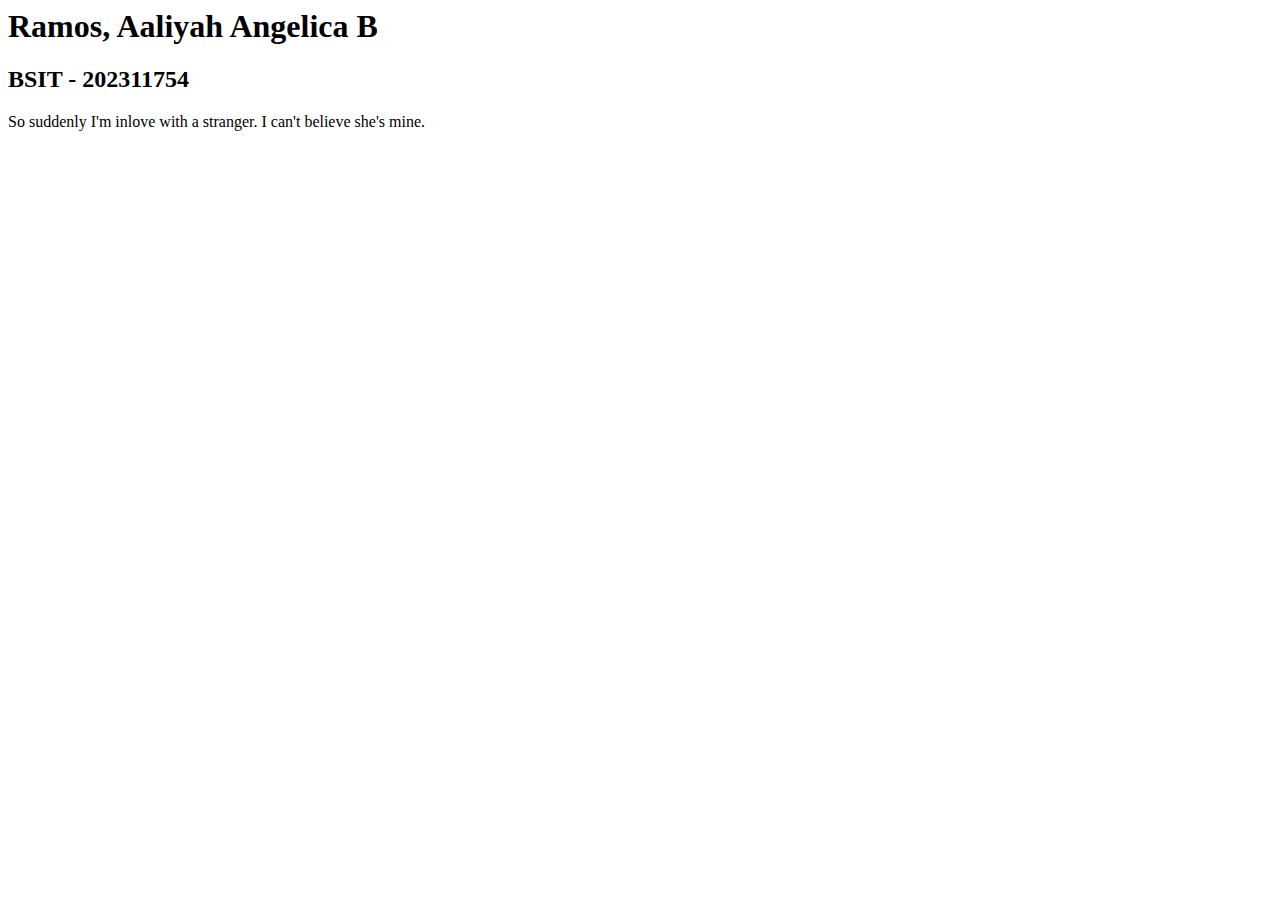
<file: index.html>
<html lang="en">
<head>
  <title>IT0043 - TC01</title>
</head>
<body>
  <h1>Ramos, Aaliyah Angelica B</h1>
  <h2>BSIT - 202311754</h2>
  <p>So suddenly I'm inlove with a stranger. I can't believe she's mine.</p>
  </body>
  </html>
</file>
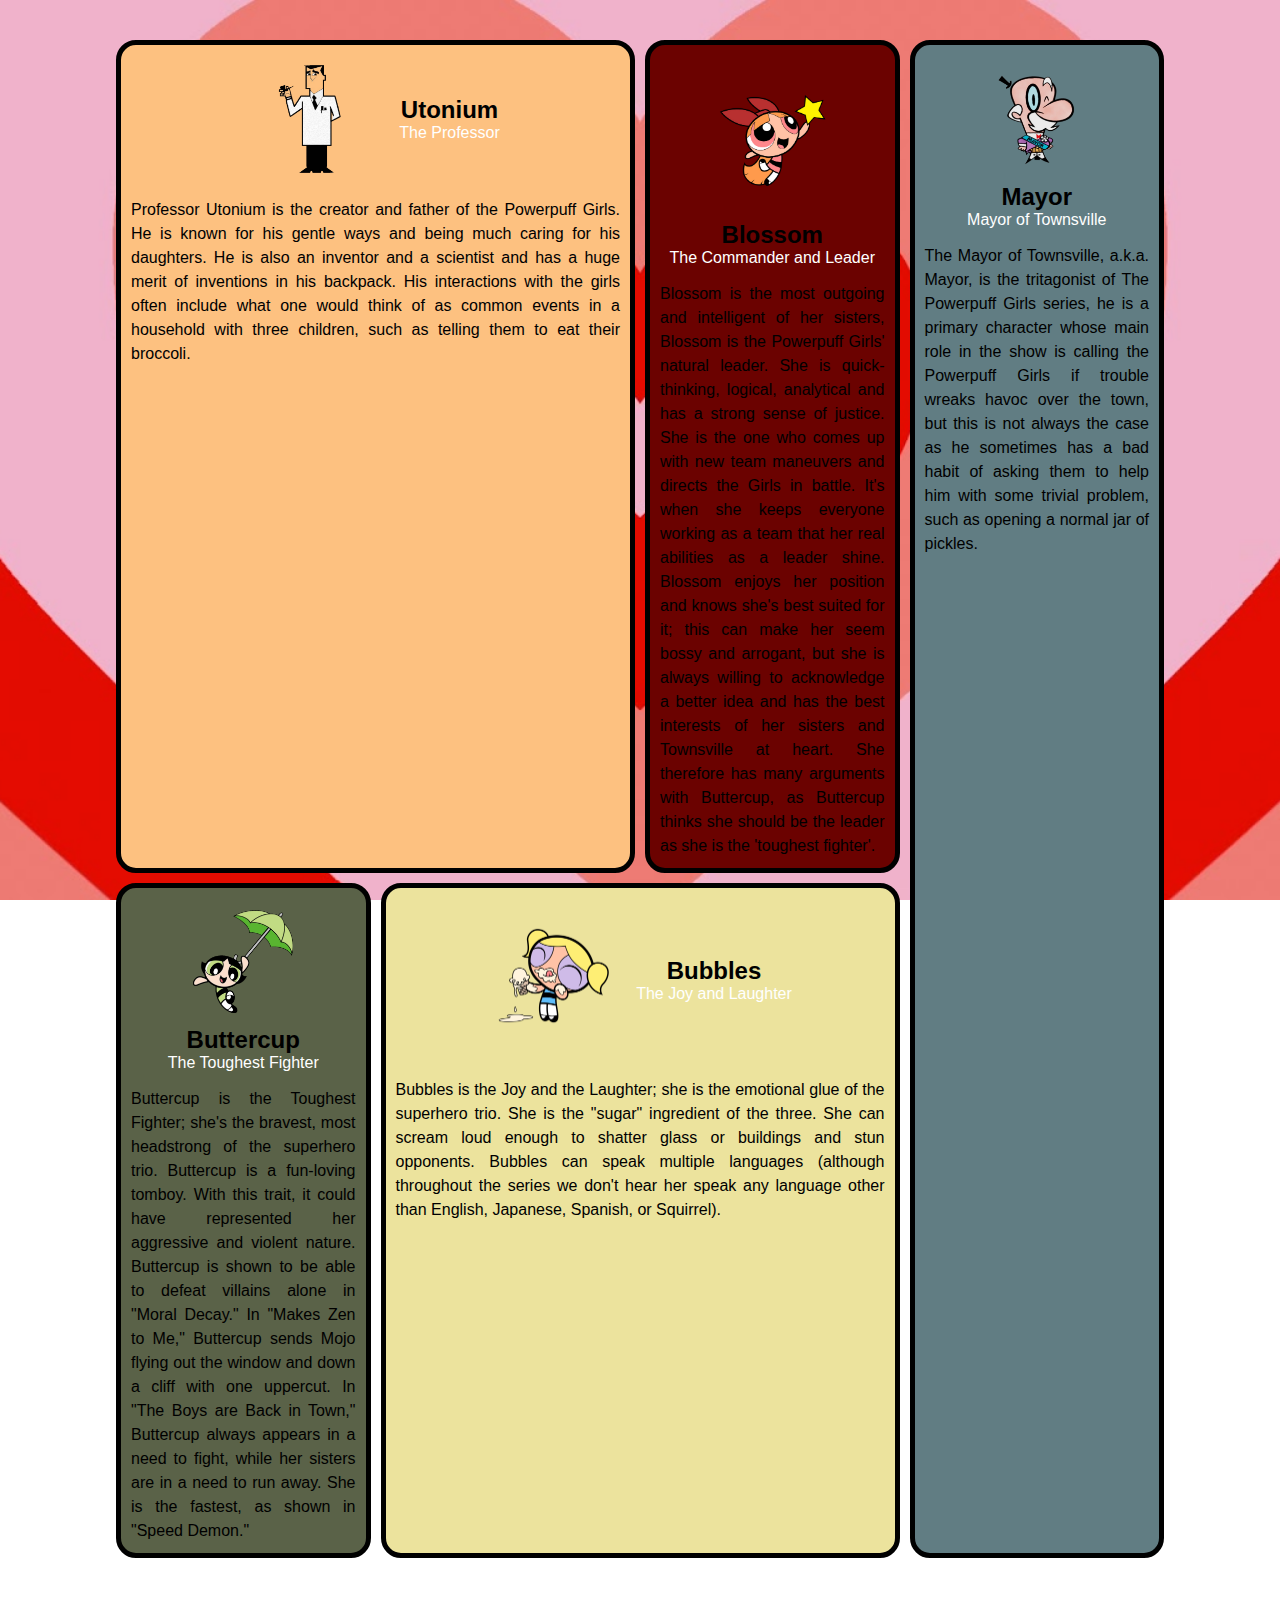
<file: Jose_RamosAA_TSA5.html>
<!DOCTYPE html>
<html lang="en">
<head>
    <meta charset="UTF-8">
    <meta name="viewport" content="width=device-width, initial-scale=1.0">
    <title>Document</title>
    <link rel="stylesheet" href="jose_ramos.css">
</head>
<body>
    <div class="ppg-container">
        <div class="item" id="Utonium">
            <div class="details">
                <img src="professor (1).png" alt="">
                <div class="name-race">
                    <p class="name">Utonium</p>
                    <p class="race">The Professor</p>
                </div>
            </div>
            <p class="desc">Professor Utonium is the creator and father of the Powerpuff Girls. He is known for his gentle ways and being much caring for his daughters. He is also an inventor and a scientist and has a huge merit of inventions in his backpack. His interactions with the girls often include what one would think of as common events in a household with three children, such as telling them to eat their broccoli.</p>
        </div>
        
        <div class="item" id="Blossom">
            <div class="details">
                <img src="blossom.png" alt="">
                <div class="name-race">
                    <p class="name">Blossom</p>
                    <p class="race">The Commander and Leader</p>
                </div>
            </div>
            <p class="desc">Blossom is the most outgoing and intelligent of her sisters, Blossom is the Powerpuff Girls' natural leader. She is quick-thinking, logical, analytical and has a strong sense of justice. She is the one who comes up with new team maneuvers and directs the Girls in battle. It's when she keeps everyone working as a team that her real abilities as a leader shine. Blossom enjoys her position and knows she's best suited for it; this can make her seem bossy and arrogant, but she is always willing to acknowledge a better idea and has the best interests of her sisters and Townsville at heart. She therefore has many arguments with Buttercup, as Buttercup thinks she should be the leader as she is the 'toughest fighter'.
            </p>
        </div>

        <div class="item" id="Buttercup">
            <div class="details">
                <img src="buttercup.png" alt="">
                <div class="name-race">
                    <p class="name">Buttercup</p>
                    <p class="race">The Toughest Fighter</p>
                </div>
            </div>
            <p class="desc">Buttercup is the Toughest Fighter; she's the bravest, most headstrong of the superhero trio.  Buttercup is a fun-loving tomboy. With this trait, it could have represented her aggressive and violent nature. Buttercup is shown to be able to defeat villains alone in "Moral Decay." In "Makes Zen to Me," Buttercup sends Mojo flying out the window and down a cliff with one uppercut. In "The Boys are Back in Town," Buttercup always appears in a need to fight, while her sisters are in a need to run away. She is the fastest, as shown in "Speed Demon."</p>
        </div>

        <div class="item" id="Bubbles">
            <div class="details">
                <img src="bubbles.png" alt="">
                <div class="name-race">
                    <p class="name">Bubbles</p>
                    <p class="race">The Joy and Laughter
                    </p>
                </div>
            </div>
            <p class="desc">Bubbles is the Joy and the Laughter; she is the emotional glue of the superhero trio. She is the "sugar" ingredient of the three.  She can scream loud enough to shatter glass or buildings and stun opponents. Bubbles can speak multiple languages (although throughout the series we don't hear her speak any language other than English, Japanese, Spanish, or Squirrel).</p>
        </div>

        <div class="item" id="Mayor">
            <div class="details">
                <img src="mayor.png" alt="">
                <div class="name-race">
                    <p class="name">Mayor</p>
                    <p class="race">Mayor of Townsville</p>
                </div>
            </div>
            <p class="desc">The Mayor of Townsville, a.k.a. Mayor, is the tritagonist of The Powerpuff Girls series, he is a primary character whose main role in the show is calling the Powerpuff Girls if trouble wreaks havoc over the town, but this is not always the case as he sometimes has a bad habit of asking them to help him with some trivial problem, such as opening a normal jar of pickles.
            </p>
        </div>

    </div>
    
</body>
</html>
</file>
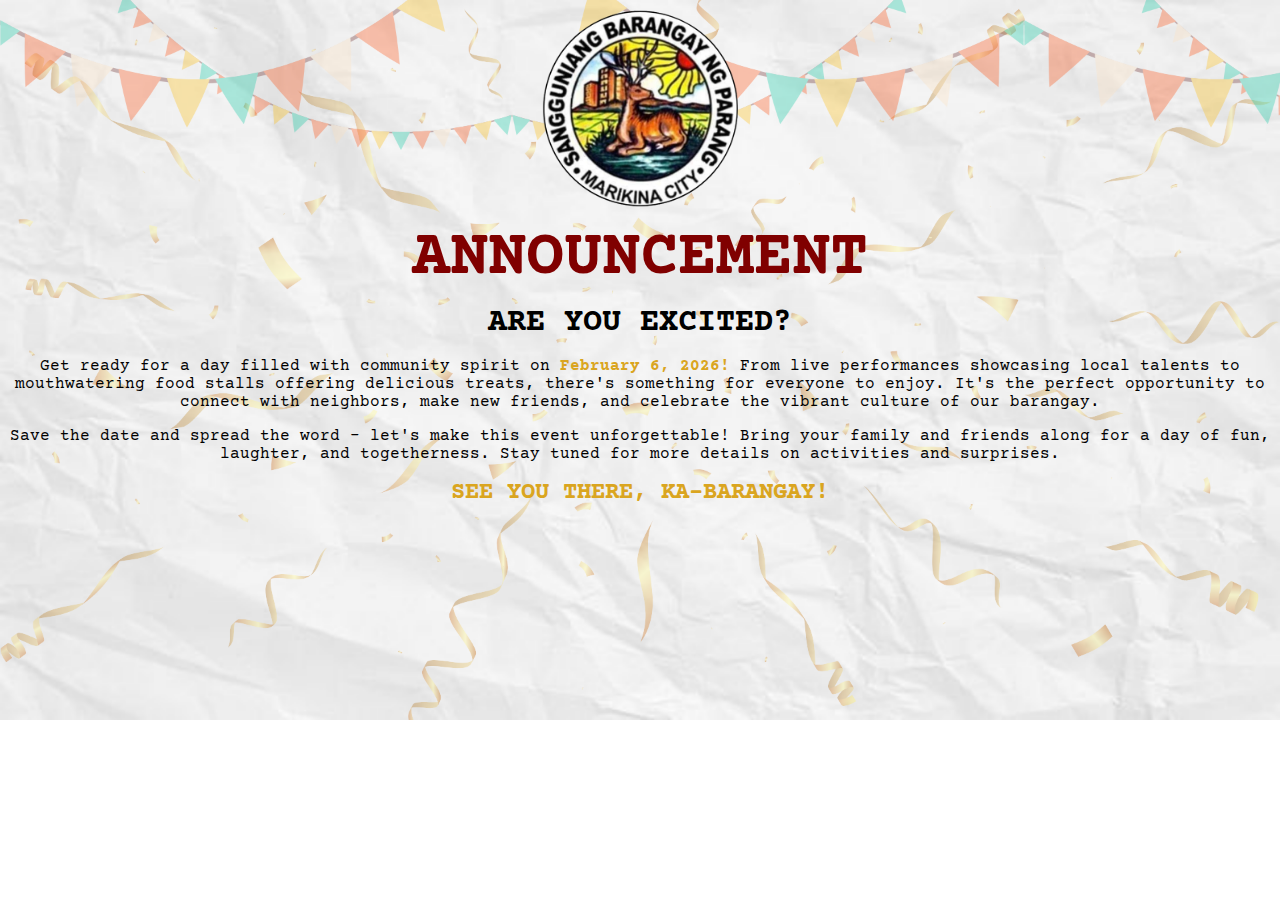
<file: Ramos, AA._TSA3.html>
<!DOCTYPE html>
<html lang="en">
    
<head>
    <meta charset="UTF-8">
    <meta name="viewport" content="width=device-width, initial-scale=1.0">
    <title>ANNOUNCEMENT</title>
    <link rel="stylesheet" href="Ramos, AA._TSA3.css">
</head>
<body>
    <span class = "logo"> <img src="Logo.png" alt="logo" height="200px"></span>
    <h1 class="heading">
        <span class="announce">ANNOUNCEMENT</span>
    </h1>
    <h2 class="subheading">
        ARE YOU EXCITED?
    </h2>
    <p>
        Get ready for a day filled with community spirit on <span class="date"><b>February 6, 2026!</b></span> From live performances showcasing local talents to mouthwatering food stalls offering delicious treats, there's something for everyone to enjoy. It's the perfect opportunity to connect with neighbors, make new friends, and celebrate the vibrant culture of our barangay.
    </p>
    <p>
        Save the date and spread the word - let's make this event unforgettable! Bring your family and friends along for a day of fun, laughter, and togetherness. Stay tuned for more details on activities and surprises.

    </p>
    <p>
        <span class="CU"><b>SEE YOU THERE, KA-BARANGAY!</b></span>
    </p>

    
</body>
</html>
</file>
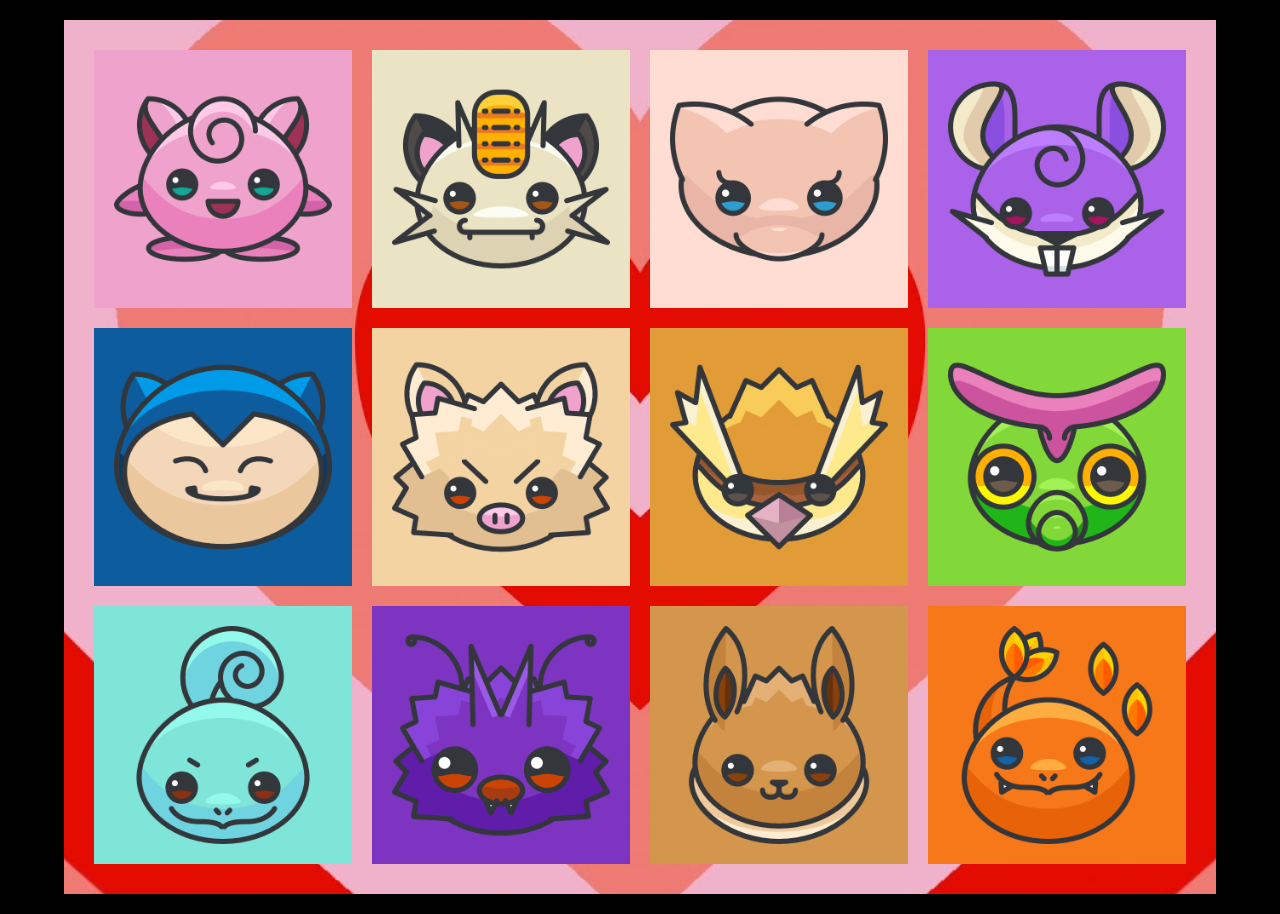
<file: Ramos, Aaliyah Angelica_MPE.html>
<!DOCTYPE html>
<html lang="en">
<head>
    <meta charset="UTF-8">
    <meta name="viewport" content="width=device-width, initial-scale=1.0">
    <title>Document</title>
    <link rel="Stylesheet" href="Ramos, Aaliyah Angelica_MPE.css"> 
</head>
<body>
    <div class="container">

        <div class="icon Jigglypuff">
            <img src="Jigglypuff (1).png" alt="Jigglypuff">
            <p>Jigglypuff</p>
            <img src="PokeBall.png" id="pokeball" alt="pokeball">
            <div class="types">
                <p class="type 1 Normal">Normal</p>
                <p class="type 2 Fairy">Fairy</p>
            </div>
        </div>

        <div class="icon Meowth">
            <img src="Meowth.png" alt="Meowth">
            <p>Meowth</p>
            <img src="PokeBall.png" id="pokeball" alt="pokeball">
            <div class="types">
                <p class="type 1 Normal">Normal</p>
            </div>
        </div>

        <div class="icon Mew">
            <img src="Mew.png" alt="Mew">
            <p>Mew</p>
            <img src="PokeBall.png" id="pokeball" alt="pokeball">
            <div class="types">
                <p class="type 1 Psychic">Psychic</p>
            </div>
        </div>

        <div class="icon Rattata"> 
            <img src="Rattata.png" alt="Rattata">
            <p>Rattata</p>
            <img src="PokeBall.png" id="pokeball" alt="pokeball">
            <div class="types">
                <p class="type 1 Normal">Normal</p>
            </div>
        </div>

        <div class="icon Snorlax">
            <img src="Snorlax.png" alt="Snorlax">
            <p>Snorlax</p>
            <img src="PokeBall.png" id="pokeball" alt="pokeball">
            <div class="types">
                <p class="type 1 Normal">Normal</p>
            </div>
        </div>

        <div class="icon Mankey">
            <img src="Mankey.png" alt="Mankey">
            <p>Mankey</p>
            <img src="PokeBall.png" id="pokeball" alt="pokeball">
            <div class="types">
                <p class="type 1 Fighting">Fighting</p>
            </div>
        </div>

        <div class="icon Pidgey"> 
            <img src="Pidgey.png" alt="Pidgey"> 
            <p>Pidgey</p>
            <img src="PokeBall.png" id="pokeball" alt="pokeball">
            <div class="types">
                <p class="type 1 Normal">Normal</p>
                <p class="type 2 Flying">Flying</p>
            </div>
        </div>

        <div class="icon Caterpie"> 
            <img src="Caterpie.png" alt="Caterpie"> 
            <p>Caterpie</p>
            <img src="PokeBall.png" id="pokeball" alt="pokeball">
            <div class="types">
                <p class="type 1 Bug">Bug</p>
            </div>
        </div>

        <div class="icon Squirtle">
            <img src="Squirtle1.png" alt="Squirtle"> 
            <p>Squirtle</p>
            <img src="PokeBall.png" id="pokeball" alt="pokeball">
            <div class="types">
                <p class="type 1 Water">Water</p>
            </div>
        </div>

        <div class="icon Venonat">
            <img src="Venonat1.png" alt="Venonat"> 
            <p>Venonat</p>
            <img src="PokeBall.png" id="pokeball" alt="pokeball">
            <div class="types">
                <p class="type 1 Bug">Bug</p>
                <p class="type 2 Poison">Poison</p>
            </div>
        </div>

        <div class="icon Eevee">
            <img src="Eevee.png" alt="Eevee"> 
            <p>Eevee</p>
            <img src="PokeBall.png" id="pokeball" alt="pokeball">
            <div class="types">
                <p class="type 1 Normal">Normal</p>
            </div>
        </div>

        <div class="icon Charmander"> 
            <img src="Charmander1.png" alt="Charmander">
            <p>Charmander</p>
            <img src="PokeBall.png" id="pokeball" alt="pokeball">
            <div class="types">
                <p class="type 1 Fire">Fire</p>
            </div>
        </div>

</body>
</html>
</file>
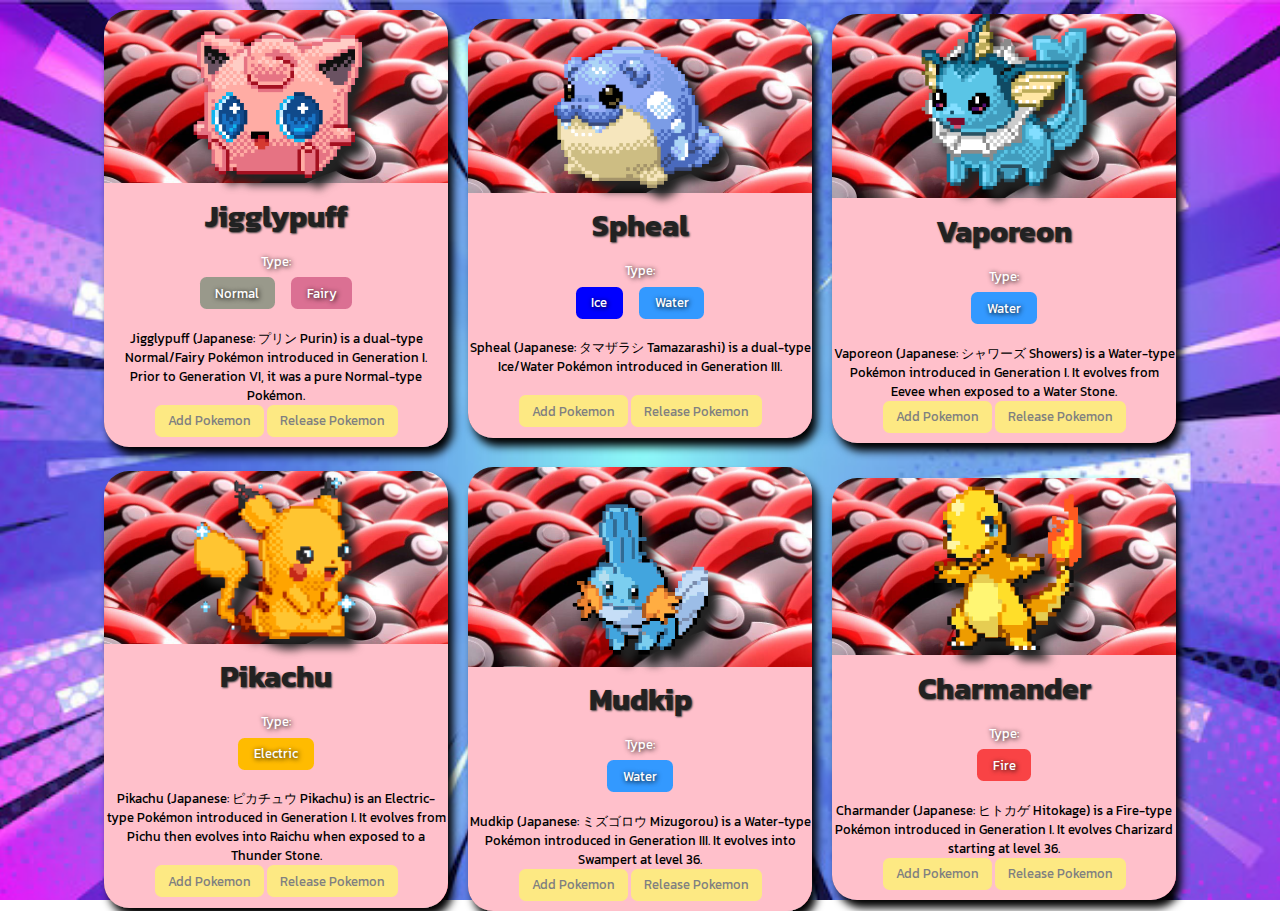
<file: ramos_ramos_TSA4.html>
<!DOCTYPE html>
<html lang="en">
<head>
    <meta charset="UTF-8">
    <meta name="viewport" content="width=device-width, initial-scale=1.0">
    <title>Pokemon ng Ramos</title>
    <link rel="stylesheet" href="ramoz.css">
    
</head>
<body>
    <div class="container">
        <div class="card">
            <div class="image">
                <img src="jiggy.gif" alt="Jigglypuff">
            </div>
            <div class="details">
                <h1 class="name">Jigglypuff</h1>
                <div class="type">Type:</p>
                <p class= "type1 normal">Normal</p>
                <p class="type2 fairy">Fairy</p>
                </div>
                <p class="info">Jigglypuff (Japanese: プリン Purin) is a dual-type Normal/Fairy Pokémon introduced in Generation I. 
                    <br>Prior to Generation VI, it was a pure Normal-type Pokémon.</p>
                    <div class="button:hover">
                <button class="add">Add Pokemon</button>
                <button class="release">Release Pokemon</button>
                <br>
            </div>
        </div>
    </div>

            <div class="card">
                <div class="image">
                    <img src="spheal.gif" alt="spheal">
                </div>
                <div class="details">
                    <h1 class="name">Spheal</h1>
                    <div class="type">Type:</p>
                    <p class= "type1 Ice">Ice</p>
                    <p class="type2 water">Water</p>
                    </div>
                    <p class="info">Spheal (Japanese: タマザラシ Tamazarashi) is a dual-type Ice/Water Pokémon introduced in Generation III.
                    </p>
                    <br>
                <div class="button:hover">
                    <button class="add">Add Pokemon</button>
                    <button class="release">Release Pokemon</button>
                </div>
            </div>
        </div>
        

            <div class="card">
                <div class="image">
                    <img src="tychq.gif" alt="vaporeon">
                </div>
                <div class="details">
                    <h1 class="name">Vaporeon</h1>
                    <div class="type">Type:</p>
                    <p class= "type1 water">Water</p>
                    </div>
                    <p class="info">Vaporeon (Japanese: シャワーズ Showers) is a Water-type Pokémon introduced in Generation I.
                       It evolves from Eevee when exposed to a Water Stone.</p>
                    <div class="button:hover">
                    <button class="add">Add Pokemon</button>
                    <button class="release">Release Pokemon</button>
                    <br>
                </div>
            </div>
        </div>
        
    
            <div class="card">
                <div class="image">
                    <img src="pikachu.gif" alt="pikachu">
                </div>
                <div class="details">
                    <h1 class="name">Pikachu</h1>
                    <div class="type">Type:</p>
                    <p class= "type1 electric">Electric</p>
                    </div>
                    <p class="info">Pikachu (Japanese: ピカチュウ Pikachu) is an Electric-type Pokémon introduced in Generation I.
                        It evolves from Pichu then evolves into Raichu when exposed to a Thunder Stone.</p>
                    <div class="button:hover">
                    <button class="add">Add Pokemon</button>
                    <button class="release">Release Pokemon</button>
                    <br>
                </div>
            </div>
        </div>
        

            <div class="card">
                <div class="image">
                    <img src="pokemon-mudkip.gif" alt="mudkip">
                </div>
                <div class="details">
                    <h1 class="name">Mudkip</h1>
                    <div class="type">Type:</p>
                    <p class= "type1 water">Water</p>
                    </div>
                    <p class="info">Mudkip (Japanese: ミズゴロウ Mizugorou) is a Water-type Pokémon introduced in Generation III.
                        It evolves into Swampert at level 36.
                    </p>
                    <div class="button:hover">
                    <button class="add">Add Pokemon</button>
                    <button class="release">Release Pokemon</button>
                    <br>
                </div>
            </div>
        </div>
        

            <div class="card">
                <div class="image">
                    <img src="shiny-charmander-pokemon.gif" alt="charmander">
                </div>
                <div class="details">
                    <h1 class="name">Charmander</h1>
                    <div class="type">Type:</p>
                    <p class= "type1 fire">Fire</p>
                    </div>
                    <p class="info">Charmander (Japanese: ヒトカゲ Hitokage) is a Fire-type Pokémon introduced in Generation I.
                        It evolves Charizard starting at level 36.</p>
                    <div class="button:hover">
                    <button class="add">Add Pokemon</button>
                    <button class="release">Release Pokemon</button>
                    <br>
                </div>
            </div>
         </div>
        </div>
</body>
</html>
</file>
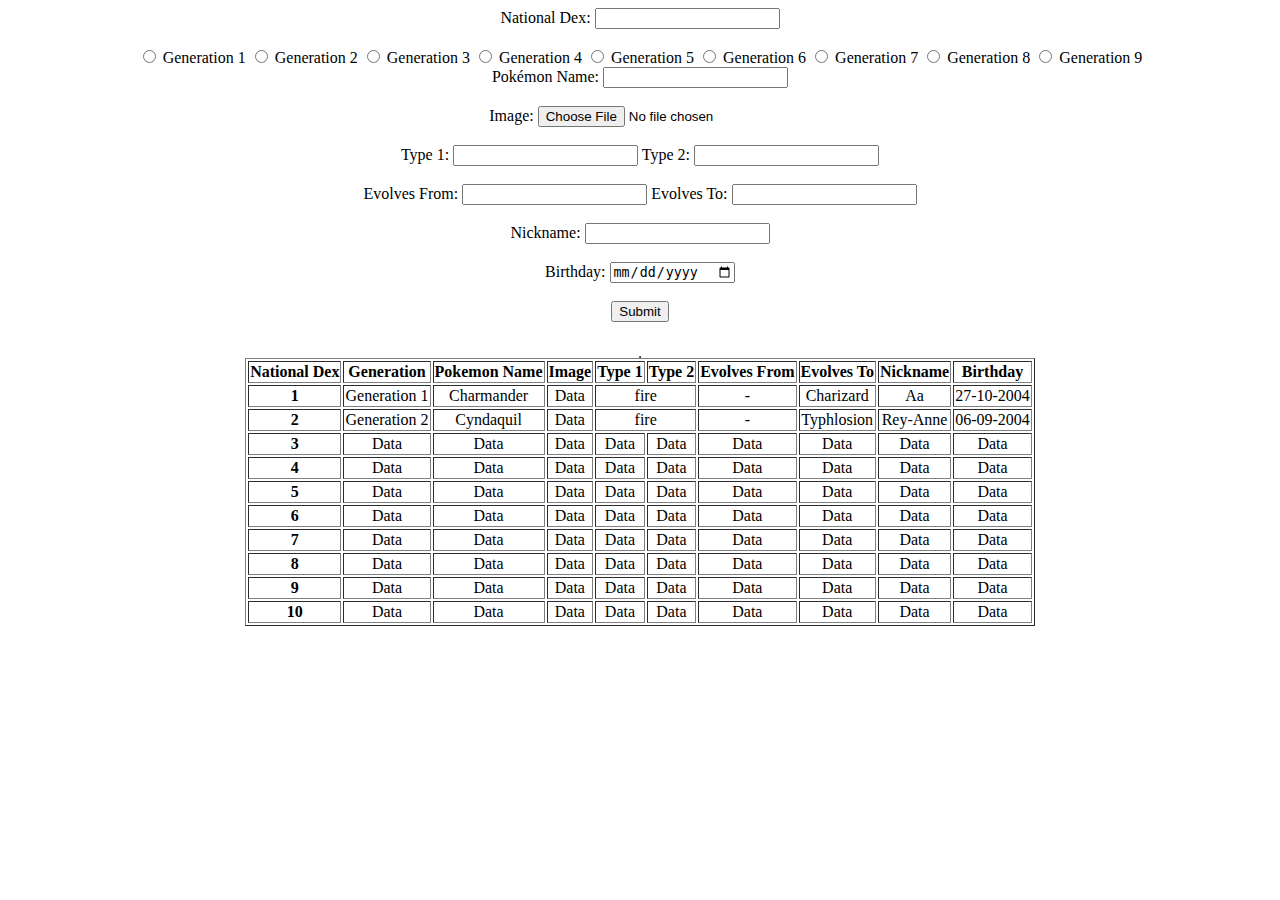
<file: TSA2.html>
<html>
  <head>
  <title>Ramos_tsa2 </title>
  </head>

<body>
<center>
  <form action="#" name="pokemon" method="post" align="center">
	<label for="dex">National Dex:</label>
	
		<input type="number" name="dex" id="dex" min="1"> <br> <br>
	<input type="radio" name="gen" id="gen1" value="gen1">
		<label for="gen1">Generation 1</label>
		
	<input type="radio" name="gen" id="gen2" value="gen2">
		<label for="gen2">Generation 2</label>
		
	<input type="radio" name="gen" id="gen3" value="gen3">
		<label for="gen3">Generation 3</label>
		
	<input type="radio" name="gen" id="gen4" value="gen4">
		<label for="gen4">Generation 4</label> 
		
	<input type="radio" name="gen" id="gen4" value="gen5">
		<label for="gen5">Generation 5</label> 

	<input type="radio" name="gen" id="gen6" value="gen6">
		<label for="gen6">Generation 6</label> 
		
	<input type="radio" name="gen" id="gen7" value="gen7">
		<label for="gen7">Generation 7</label> 
		
	<input type="radio" name="gen" id="gen8" value="gen8">
		<label for="gen8">Generation 8</label> 
		
	<input type="radio" name="gen" id="gen9" value="gen9">
		<label for="gen9">Generation 9</label> <br>

	 <tr> 
            <td>Pokémon Name:</td>
            <td><input type="text" name="pokemonName"></td>
        </tr> <br> <br>
      
            <td>Image:</td>
            <td><input type="file" name="pokemonImage"></td>
        </tr> <br> <br>
		
        <tr>
            <td>Type 1:</td>
            <td><input type="text" name="type1"></td>
        </tr>
		
        <tr>
            <td>Type 2:</td>
            <td><input type="text" name="type2"></td>
        </tr> <br> <br>
		
        <tr>
            <td>Evolves From:</td>
            <td><input type="text" name="evolvesFrom"></td>
        </tr>
		
        <tr>
            <td>Evolves To:</td>
            <td><input type="text" name="evolvesTo"></td>
        </tr> <br> <br>
		
        <tr>
            <td>Nickname:</td>
            <td><input type="text" name="nickname"></td>
        </tr> <br> <br>
		
        <tr>
            <td>Birthday:</td>
            <td><input type="date" name="birthday"></td>  
        </tr> <br> <br>
    <!-- Submit button -->
    <input type="submit" value="Submit"> <br> <br>
</form>
  <table border="1" align="center">
		<tr>

<table border="1" align = "center"> <tr> 
<th>National Dex</th> 
<th>Generation</th>
 <th>Pokemon Name</th>
 <th>Image</th> 
 <th>Type 1</th> 
 <th>Type 2</th>
 <th>Evolves From</th> 
 <th>Evolves To</th> 
 <th>Nickname</th>
 <th>Birthday</th>
 </tr>
 <tr align="center">
 <th>1</th> 
 <td>Generation 1</td> 
 <td>Charmander</td> 
 <td>Data</td> 
 <td = colspan="2">fire</td> 
 <td>-</td> 
 <td>Charizard</td> 
 <td>Aa</td> 
 <td>27-10-2004</td>  
 </tr> 
 <tr align="center">
 <th>2</th> 
 <td>Generation 2</td> 
 <td>Cyndaquil</td> 
 <td>Data</td> 
 <td = colspan="2">fire</td>
 <td>-</td>
 <td>Typhlosion</td>
 <td>Rey-Anne</td>
 <td>06-09-2004</td> 
 </tr>
 <tr align="center"> 
 <th>3</th> 
 <td>Data</td>
 <td>Data</td>
 <td>Data</td>
 <td>Data</td>
 <td>Data</td>
 <td>Data</td>
 <td>Data</td>
 <td>Data</td>
 <td>Data</td>
 </tr>
 <tr align="center">
 <th>4</th>
 <td>Data</td>
 <td>Data</td>
 <td>Data</td>
 <td>Data</td>
 <td>Data</td>
 <td>Data</td>
 <td>Data</td>
 <td>Data</td>
 <td>Data</td>
 </tr>
 <tr align="center">
 <th>5</th>
 <td>Data</td>
 <td>Data</td>
 <td>Data</td>
 <td>Data</td>
 <td>Data</td>
 <td>Data</td>
 <td>Data</td>
 <td>Data</td>
 <td>Data</td>
 </tr>
 <tr align="center">
 <th>6</th>
 <td>Data</td>
 <td>Data</td>
 <td>Data</td> 
 <td>Data</td>
 <td>Data</td>
 <td>Data</td>
 <td>Data</td>
 <td>Data</td>
 <td>Data</td>
 </tr>
 <tr align="center">
 <th>7</th>
 <td>Data</td>
 <td>Data</td>
 <td>Data</td>
 <td>Data</td>
 <td>Data</td>
 <td>Data</td>
 <td>Data</td>
 <td>Data</td>
 <td>Data</td>
 </tr>
 <tr align="center">
 <th>8</th>
 <td>Data</td>
 <td>Data</td>
 <td>Data</td>
 <td>Data</td>
 <td>Data</td>
 <td>Data</td>
 <td>Data</td>
 <td>Data</td>
 <td>Data</td>
 </tr>
 <tr align="center">
 <th>9</th>
 <td>Data</td>
 <td>Data</td>
 <td>Data</td>
 <td>Data</td>
 <td>Data</td>
 <td>Data</td>
 <td>Data</td>
 <td>Data</td> 
 <td>Data</td>
 </tr>
 <tr align="center">
 <th>10</th> 
 <td>Data</td>
 <td>Data</td> 
 <td>Data</td>
 <td>Data</td>
 <td>Data</td>
 <td>Data</td>
 <td>Data</td>
 <td>Data</td>
 <td>Data</td>
 </tr>
 </table>

</body>
</html>
</file>
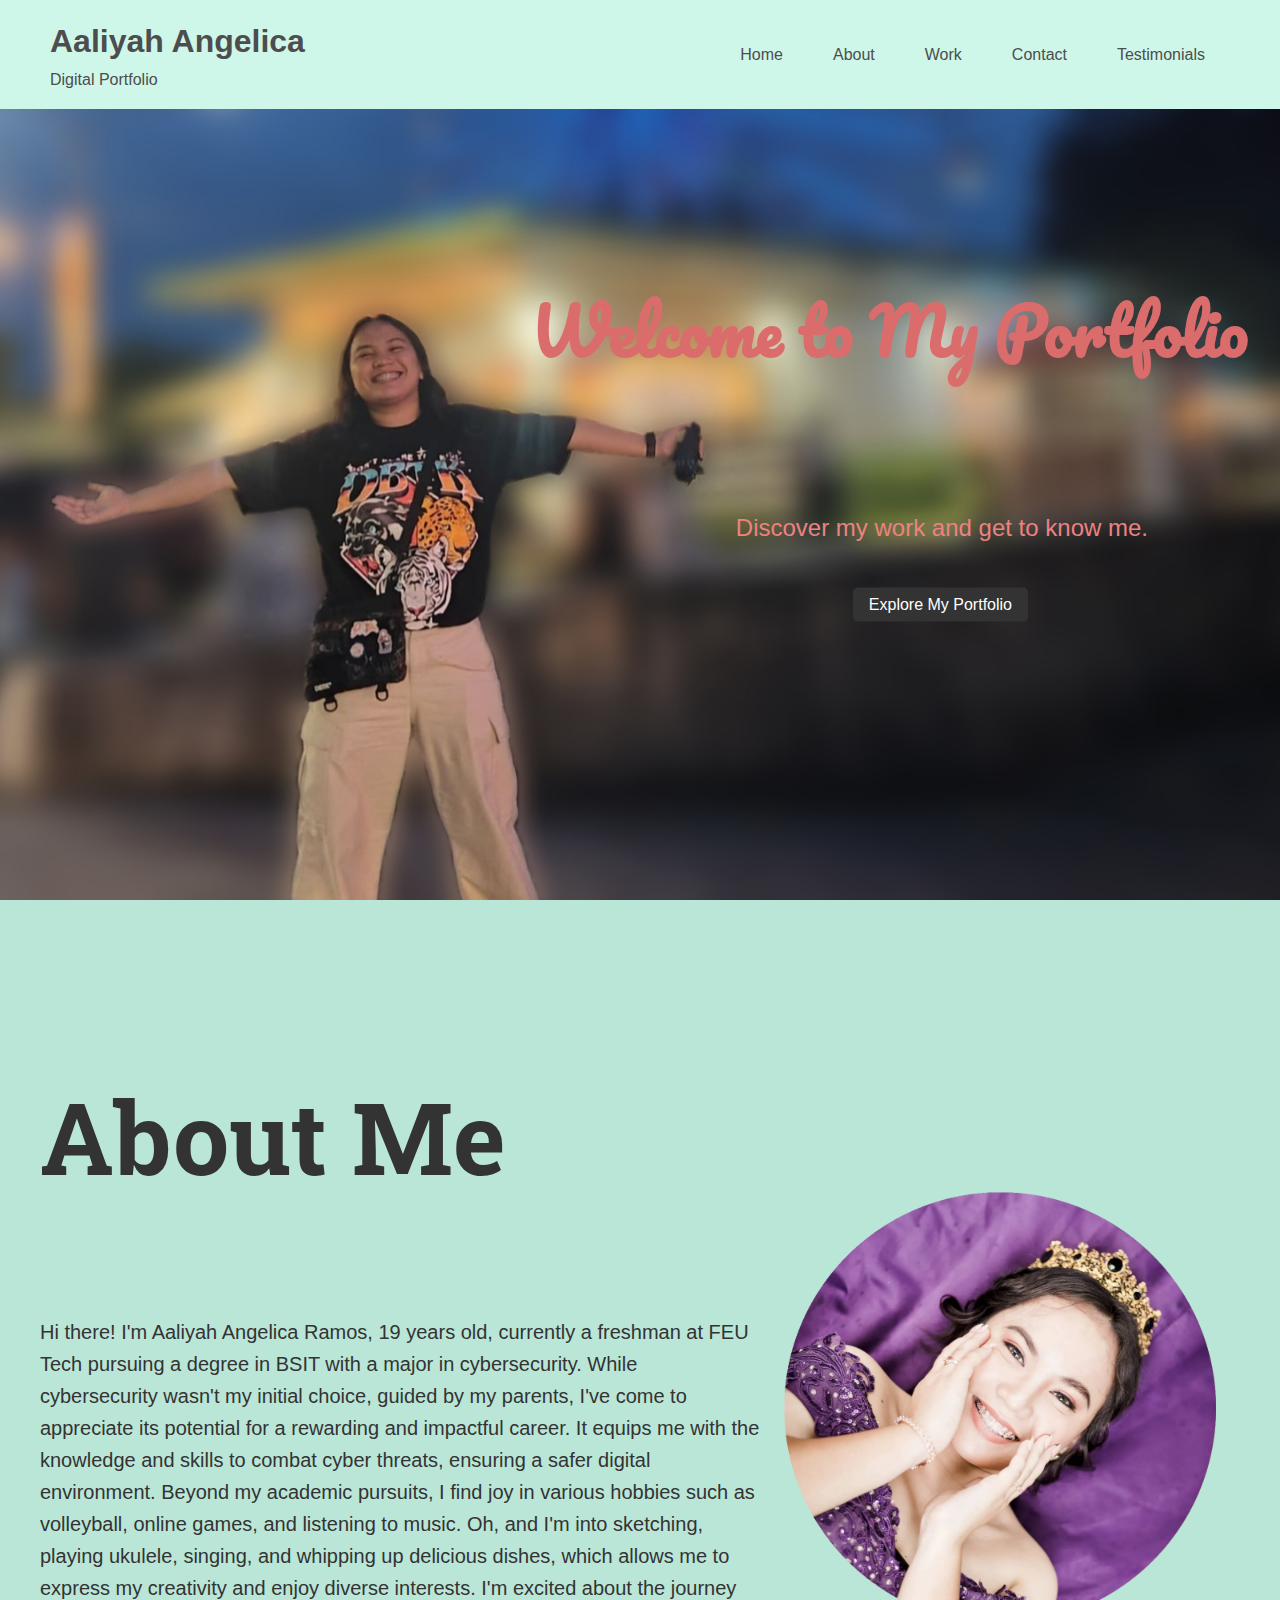
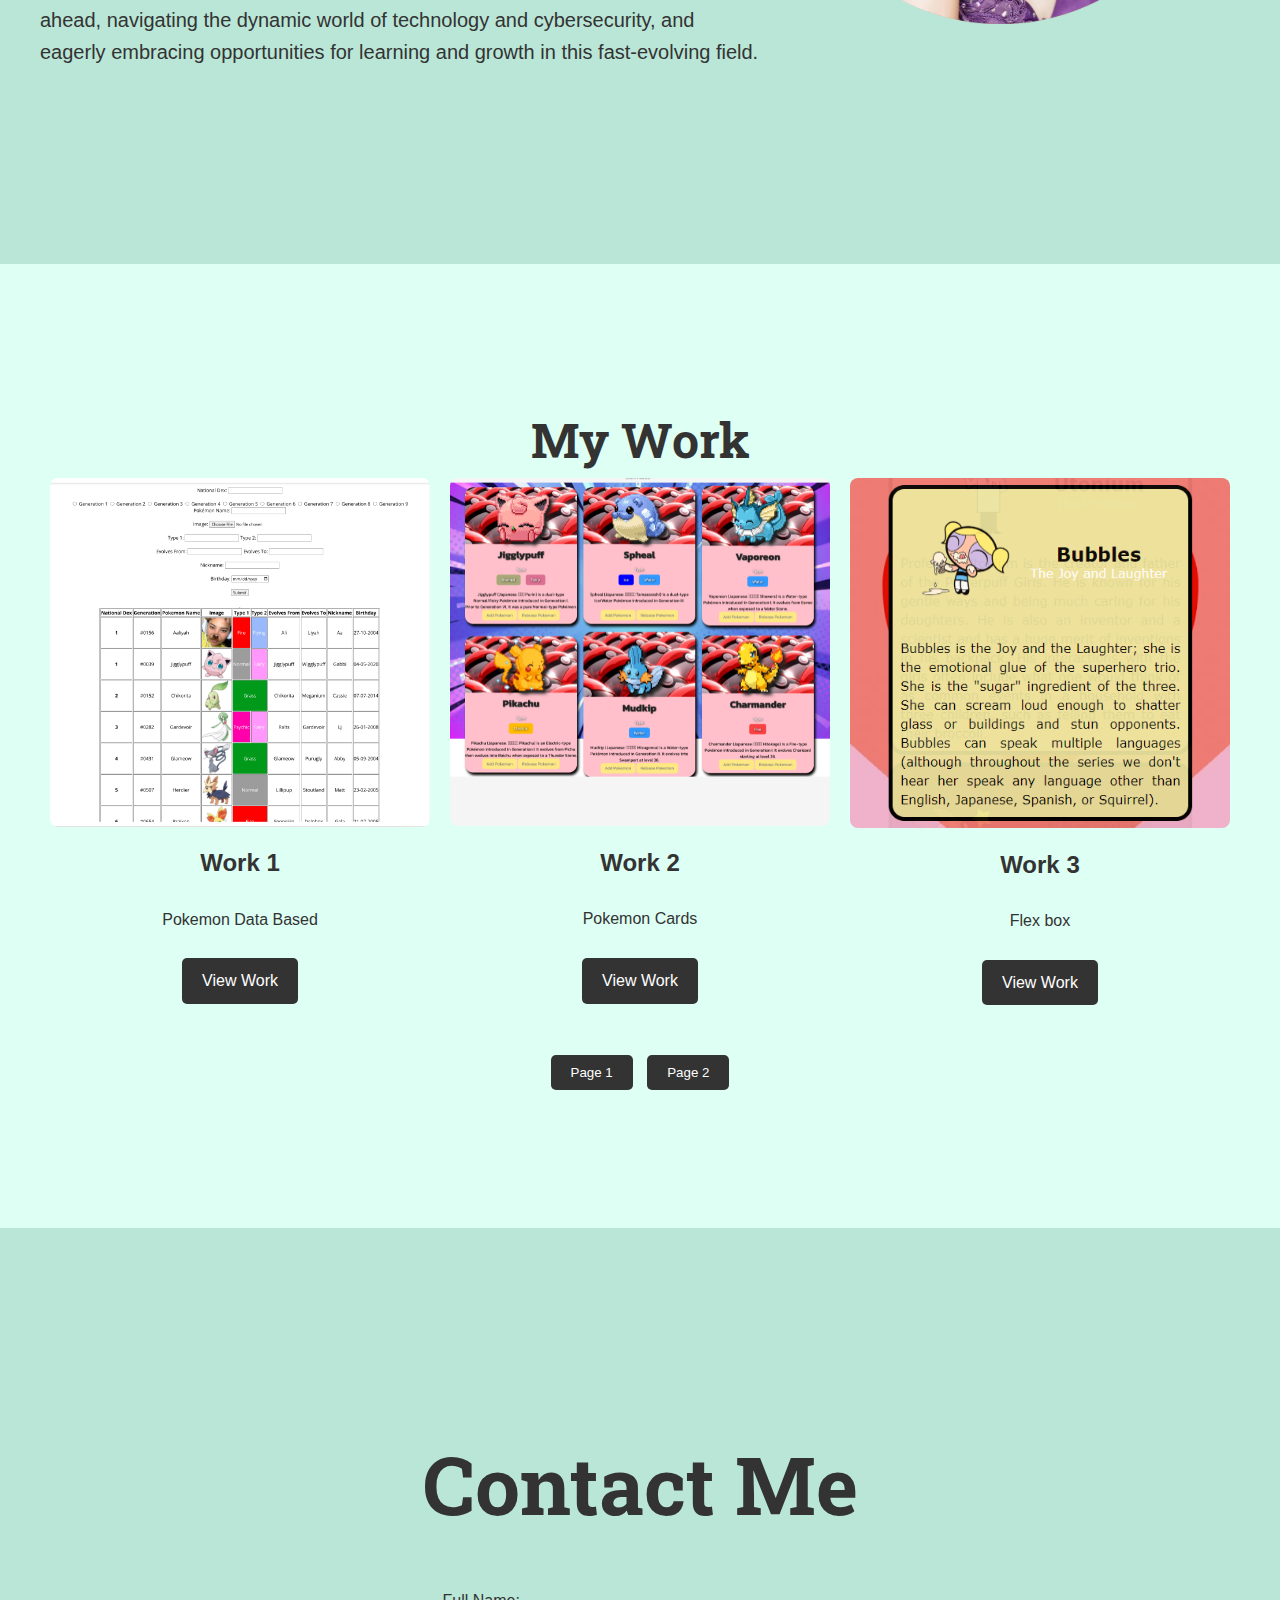
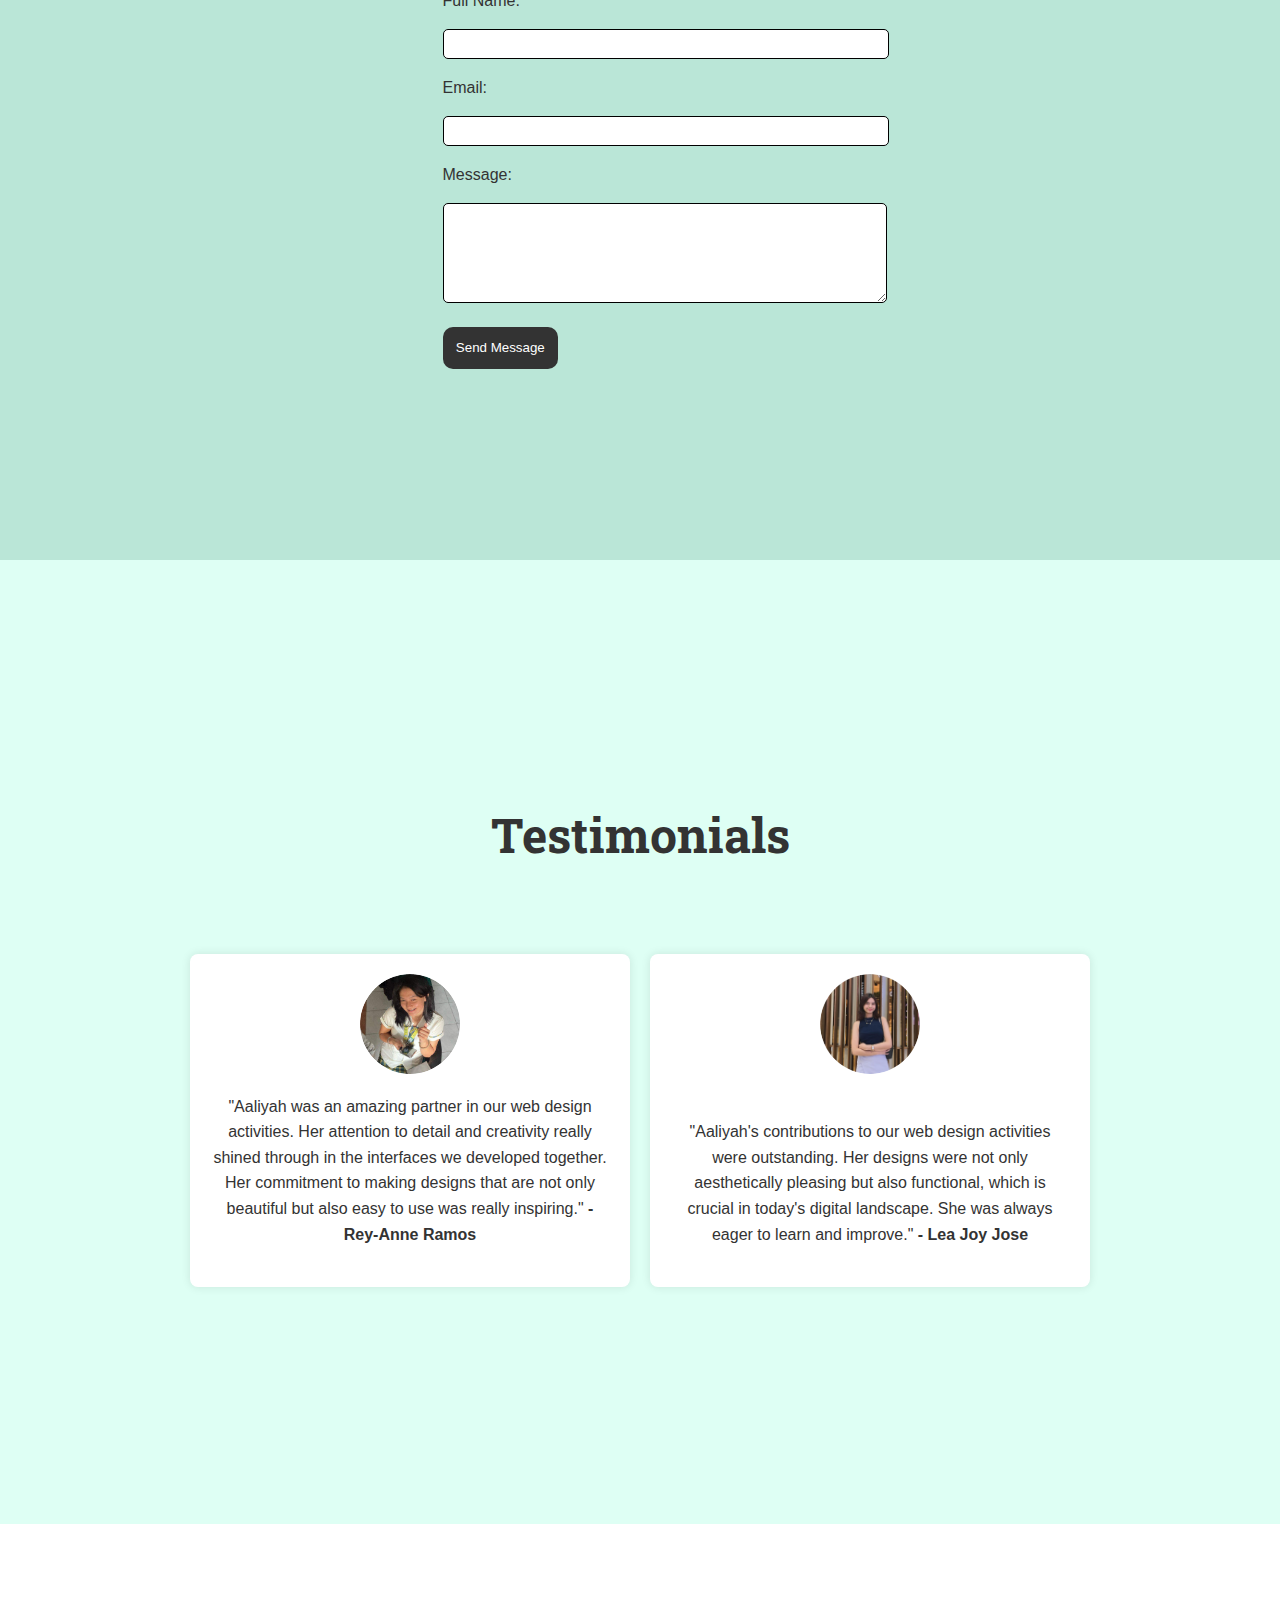
<file: FINALS/DP.html>
<!DOCTYPE html>
<html lang="en">
<head>
    <meta charset="UTF-8">
    <meta name="viewport" content="width=device-width, initial-scale=1.0">
    <title>Digital Portfolio</title>
    <link rel="stylesheet" href="DP.css">
    <link rel="stylesheet" href="https://fonts.googleapis.com/css2?family=Pacifico&display=swap">
    <link href="https://fonts.googleapis.com/css2?family=Roboto+Slab:wght@300;400;700&display=swap" rel="stylesheet">
    <link rel="stylesheet" href="https://cdnjs.cloudflare.com/ajax/libs/font-awesome/6.0.0-beta3/css/all.min.css">

</head>
<body>
    <header>
        <div class="header-container">
            <div class="logo">
                <h1>Aaliyah Angelica</h1>
                <p>Digital Portfolio</p>
            </div>
            <nav>
                <ul>
                    <li><a href="#home">Home</a></li>
                    <li><a href="#about">About</a></li>
                    <li><a href="#work">Work</a></li>
                    <li><a href="#contact">Contact</a></li>
                    <li><a href="#testimonials">Testimonials</a></li>
                </ul>
            </nav>
        </div>
    </header>

<section id="home">
    <div class="home-content">
        <h2>Welcome to My Portfolio</h2>
        <p>Discover my work and get to know me.</p>
        <button onclick="scrollToSection('#about')">Explore My Portfolio</button>
    </div>
</section>

<section id="about">
    <div class="about-container">
        <div class="about-text">
            <h2>About Me</h2>
            <p>Hi there! I'm Aaliyah Angelica Ramos, 19 years old, currently a freshman at FEU Tech pursuing a degree in BSIT with a major in cybersecurity. While cybersecurity wasn't my initial choice, guided by my parents, I've come to appreciate its potential for a rewarding and impactful career. It equips me with the knowledge and skills to combat cyber threats, ensuring a safer digital environment.

                Beyond my academic pursuits, I find joy in various hobbies such as volleyball, online games, and listening to music. Oh, and I'm into sketching, playing ukulele, singing, and whipping up delicious dishes, which allows me to express my creativity and enjoy diverse interests.
                
                I'm excited about the journey ahead, navigating the dynamic world of technology and cybersecurity, and eagerly embracing opportunities for learning and growth in this fast-evolving field.</p>
        </div>
        <div class="about-image">
            <img src="my pic.png" alt="Your Photo">
        </div>
    </div>
</section>

<section id="work">
    <h2>My Work</h2>
    <div class="work-container">
        <div class="work-item">
            <img src="Work-1.png" alt="Work 1">
            <h3>Work 1</h3>
            <p>Pokemon Data Based</p>
            <a href="https://aascrt.github.io/it0043tc01/ramos_aaliyah_tsa2.html" class="view-work-button">View Work</a>
        </div>

        <div class="work-item">
            <img src="Work-2.png" alt="Work 2">
            <h3>Work 2</h3>
            <p>Pokemon Cards</p>
            <a href="https://reeeyanne.github.io/it0043tc01/ramosfam_tsa4/ramos_ramos_TSA4.html" class="view-work-button">View Work</a>
        </div>

        <div class="work-item">
            <img src="Work-3.png" alt="Work 3">
            <h3>Work 3</h3>
            <p>Flex box</p>
            <a href="https://aascrt.github.io/it0043tc01/Jose_RamosAA_TSA5.html" class="view-work-button">View Work</a>
        </div>

        <div class="work-item">
            <img src="Work-4.png" alt="Work 4">
            <h3>Work 4</h3>
            <p>Web Page</p>
            <a href="https://aascrt.github.io/it0043tc01/Ramos_Ramos_TSA6/Ramos_Ramos_TSA6.html" class="view-work-button">View Work</a>
        </div>

        <div class="work-item">
            <img src="Work-5.png" alt="Work 5">
            <h3>Work 5</h3>
            <p>Flex-box Simulator</p>
            <a href="https://reeeyanne.github.io/it0043tc01/Flexbox%20Simulator/Ramos_Ramos_TSA7.html" class="view-work-button">View Work</a>
        </div>
    </div>

    <div class="pagination">
        <button id="page1">Page 1</button>
        <button id="page2">Page 2</button>
    </div>
</section>


<section id="contact">
    <div class="container">
        <h2>Contact Me</h2>
        <form action="#">
            <div class="form-group">
                <label for="fullname">Full Name:</label>
                <input type="text" id="fullname" name="fullname" required>
            </div>
            <div class="form-group">
                <label for="email">Email:</label>
                <input type="email" id="email" name="email" required>
            </div>
            <div class="form-group">
                <label for="message">Message:</label>
                <textarea id="message" name="message" rows="6" required></textarea>
            </div>
            <button type="submit">Send Message</button>
        </form>
    </div>
</section>

    
<section id="testimonials">
    <h2>Testimonials</h2>
    <div class="testimonial-container">
        <div class="testimonial">
            <div class="testimonial-content">
                <img src="Rey.png" alt="">
                <p>"Aaliyah was an amazing partner in our web design activities. Her attention to detail and creativity really shined through in the interfaces we developed together. Her commitment to making designs that are not only beautiful but also easy to use was really inspiring." <span class="date"><b>- Rey-Anne Ramos</b></p>
            </div>
        </div>
        <div class="testimonial">
            <div class="testimonial-content">
                <img src="Lea.png" alt="">
                <p>"Aaliyah's contributions to our web design activities were outstanding. Her designs were not only aesthetically pleasing but also functional, which is crucial in today's digital landscape. She was always eager to learn and improve." <span class="date"><b>- Lea Joy Jose</b></p>
            </div>
        </div>
    </div>
</section>


<footer>
    <div class="social-media-icons">
        <a href="https://www.facebook.com/aaliyahangelica27?mibextid=ZbWKwL" target="_blank"><i class="fab fa-facebook-f"></i></a>
        <a href="https://github.com/aaScrt" target="_blank"><i class="fab fa-github"></i></a>
        <a href="https://www.instagram.com/aa_styls/" target="_blank"><i class="fab fa-instagram"></i></a>
    </div>
    <p>&copy; 2024 Aaliyah Angelica Ramos. All rights reserved.</p>
</footer>


    
    <script src="DP.js"></script>
</body>
</html>
</file>
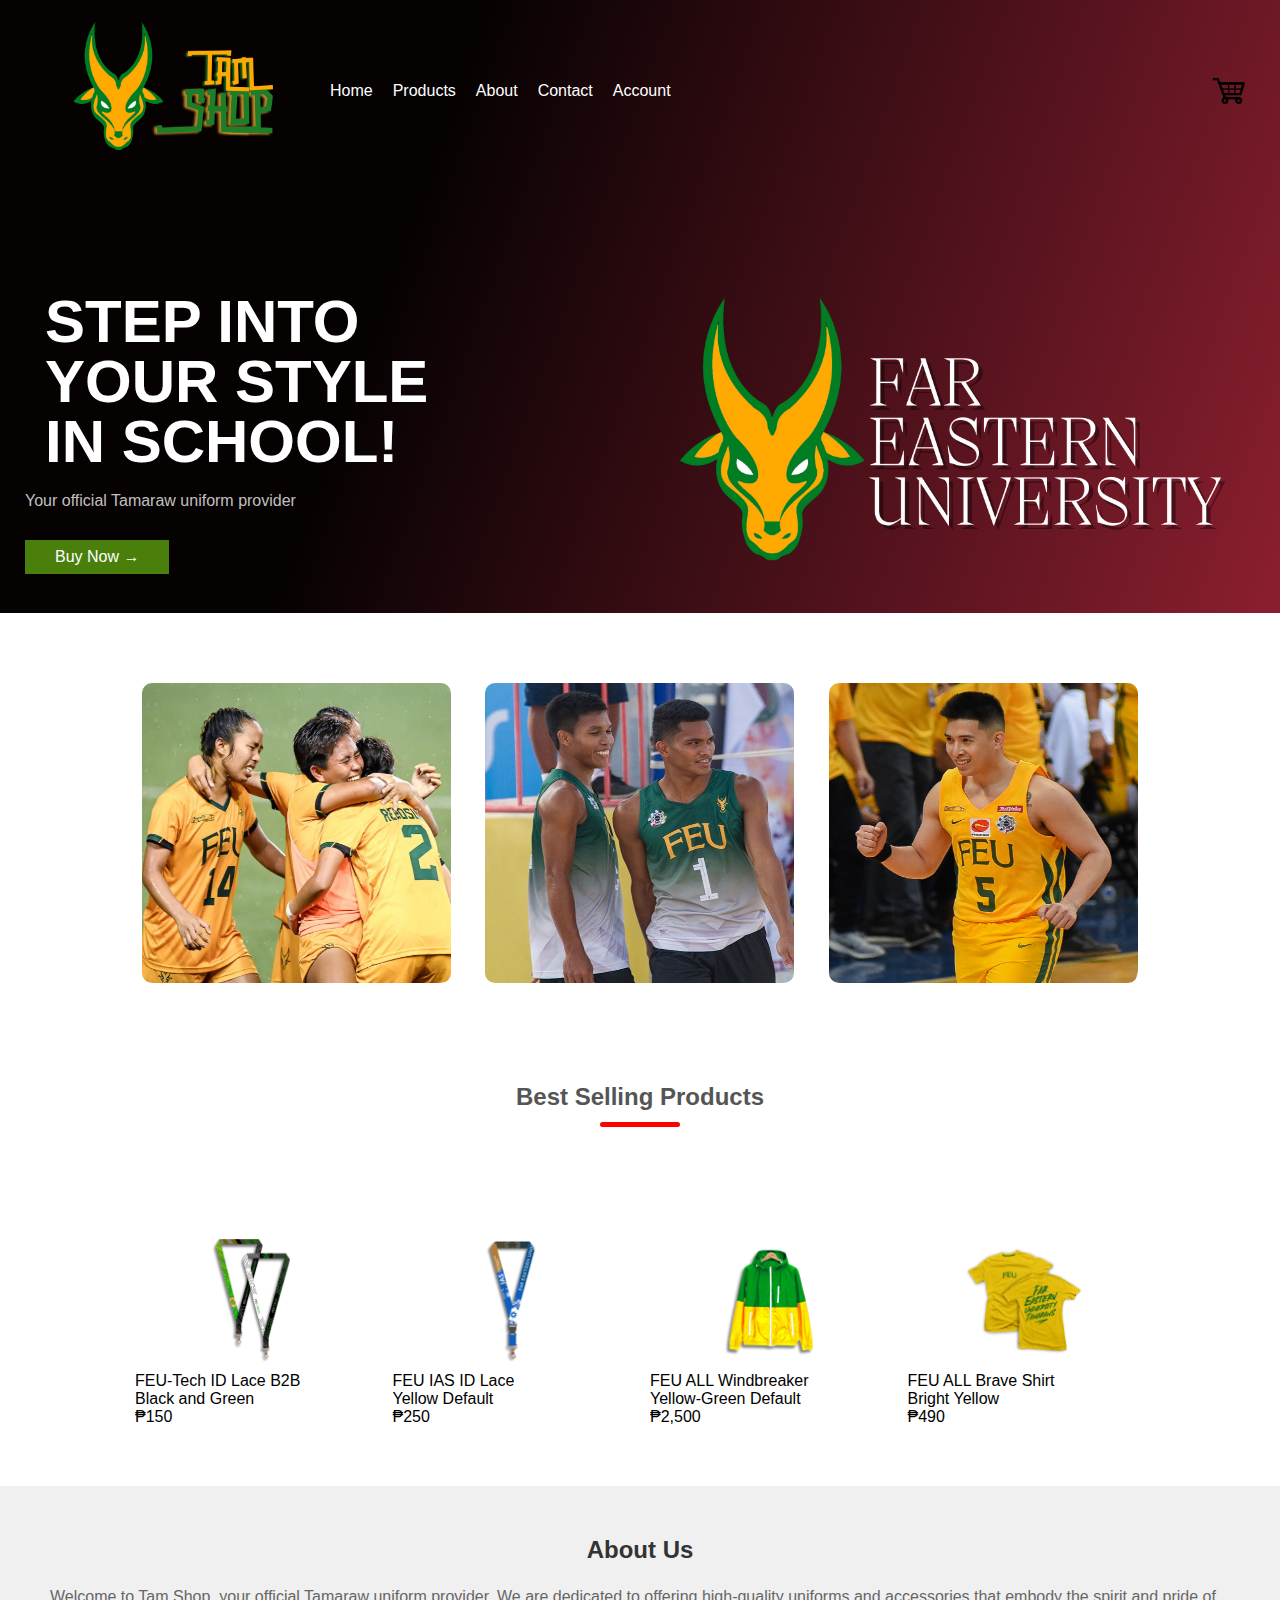
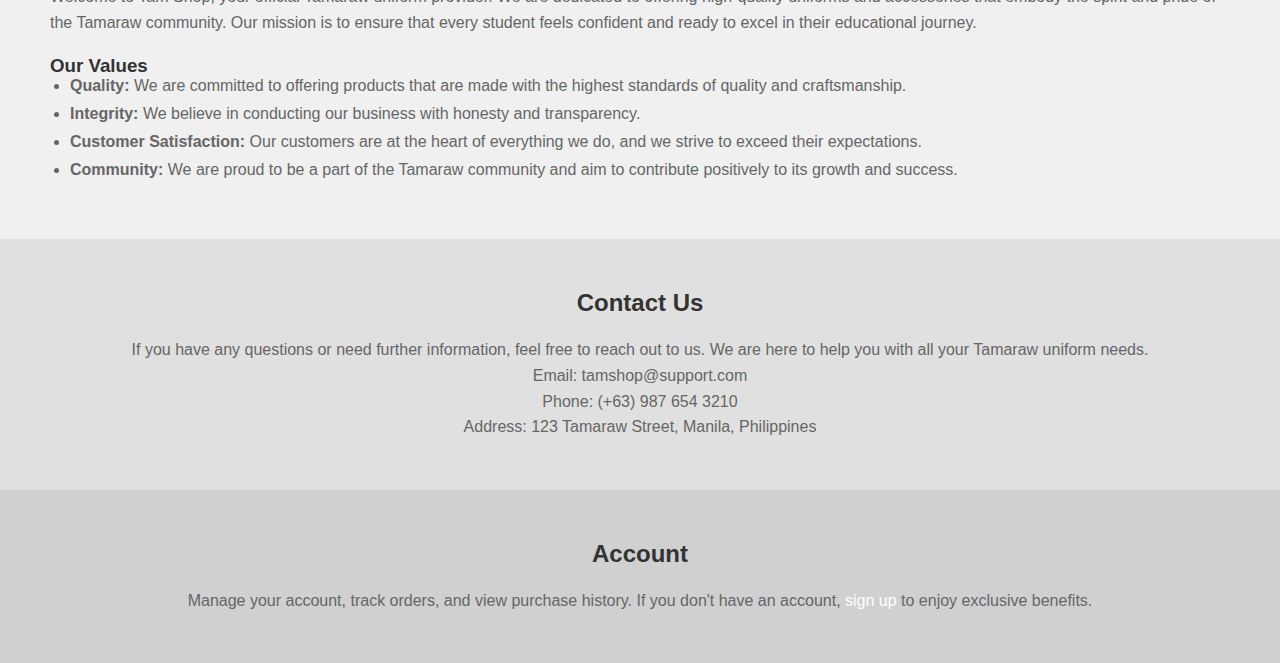
<file: Ramos_Ramos_TSA6/Ramos_Ramos_TSA6.html>
<!DOCTYPE html>
<html lang="en">
<head>
	<meta charset="UTF-8">
	<meta name="viewport" content="width=device-width, initial-scale=1.0">
	<title>Tam Shop</title>
	<link rel="stylesheet" href="Ramos_Ramos_TSA6.css">
</head>

<body style="background-color:white">

    <div class="header">
        <div class="container">
            <div class="navbar">
                <div class="logo">
                    <img src="tamaraw.png" width="300px" alt="Tamaraw Logo">
                </div>
                <nav>
                    <ul>
                        <li><a href="#home">Home</a></li> 
                        <li><a href="#products">Products</a></li> 
                        <li><a href="#about">About</a></li> 
                        <li><a href="#contact">Contact</a></li> 
                        <li><a href="#account">Account</a></li> 
                    </ul>
                </nav>
                <img src="cart.png" width="40px" height="40px" alt="Cart Icon">
            </div>  
            <div class="row" id="home">
                <div class="col-2">
                    <h1><span style="color:white">STEP INTO<br> YOUR STYLE <br> IN SCHOOL!</span></h1>
                    <p>Your official Tamaraw uniform provider</p>
                    <a href="#buy-modal" class="btn">Buy Now &#8594;</a>
                </div>
                <div class="col-2">
                    <img src="tamtam.png" alt="Tamaraw Mascot">
                </div>
            </div>
        </div>
    </div>
    
    <div class="categories" id="products">
        <div class="small-container">
            <div class="row">
                <div class="col-3">
                    <img src="model1.png" height="300" alt="Model 1">
                </div>
                <div class="col-3">
                    <img src="model2.png" height="300" alt="Model 2">
                </div>
                <div class="col-3">
                    <img src="model3.png" height="300" alt="Model 3">
                </div>
            </div>
        </div>
    </div>
    
    <div class="small-container">
        <h2 class="title">Best Selling Products</h2><br>
        <div class="row best-selling">
            <div class="col-4">
                <img src="techlace.png" alt="FEU-Tech ID Lace">
                <h4 style="color:black">FEU-Tech ID Lace B2B<br>Black and Green</h4>
                <p style="color:black">₱150</p>
            </div>
            <div class="col-4">
                <img src="iaslace.png" alt="FEU IAS ID Lace">
                <h4 style="color:black">FEU IAS ID Lace<br> Yellow Default</h4>
                <p style="color:black">₱250</p>
            </div>
            <div class="col-4">
                <img src="windbreaker.png" alt="FEU ALL Windbreaker">
                <h4 style="color:black">FEU ALL Windbreaker<br>Yellow-Green Default</h4>
                <p style="color:black">₱2,500</p>
            </div>
            <div class="col-4">
                <img src="shirt.png" alt="FEU ALL Brave Shirt">
                <h4 style="color:black">FEU ALL Brave Shirt <br>Bright Yellow</h4>
                <p style="color:black">₱490</p>
            </div>
        </div>
    </div>
    
    <div class="about" id="about">
        <h2>About Us</h2>
        <p>Welcome to Tam Shop, your official Tamaraw uniform provider. We are dedicated to offering high-quality uniforms and accessories that embody the spirit and pride of the Tamaraw community. Our mission is to ensure that every student feels confident and ready to excel in their educational journey.</p>
        <h3>Our Values</h3>
        <ul>
            <li><strong>Quality:</strong> We are committed to offering products that are made with the highest standards of quality and craftsmanship.</li>
            <li><strong>Integrity:</strong> We believe in conducting our business with honesty and transparency.</li>
            <li><strong>Customer Satisfaction:</strong> Our customers are at the heart of everything we do, and we strive to exceed their expectations.</li>
            <li><strong>Community:</strong> We are proud to be a part of the Tamaraw community and aim to contribute positively to its growth and success.</li>
        </ul>
    </div>
    
    <div class="contact" id="contact">
        <h2>Contact Us</h2>
        <p>If you have any questions or need further information, feel free to reach out to us. We are here to help you with all your Tamaraw uniform needs.</p>
        <div class="contact-info">
            <p>Email: tamshop@support.com</p>
            <p>Phone: (+63) 987 654 3210</p>
            <p>Address: 123 Tamaraw Street, Manila, Philippines</p>
        </div>
    </div>
    
    <div class="account" id="account">
        <h2>Account</h2>
        <p>Manage your account, track orders, and view purchase history. If you don't have an account, <a href="#signup">sign up</a> to enjoy exclusive benefits.</p>
    </div>
    
    </body>
    </html>
</file>
<file: jose_ramos.css>
*{
    padding: 0;
    margin: 0;
    box-sizing: border-box;
    font-family: Verdana, Geneva, Tahoma, sans-serif
}

.ppg-container{
    width: 85vw;    
    margin: 20px auto;
    padding: 20px;
    display: grid;
    grid-template-columns: repeat(4, 1fr);
    grid-gap: 10px;
}

.item{
    border: 5px solid black;
    padding: 10px;
    border-radius: 20px;
    color: black;
    display: flex;
    flex-direction: column;
    align-items: center;
    gap: 15px;
}

.details{
    display: flex;
    flex-direction: column;
    text-align: center;
    align-items: center;
}

#Utonium .details,
#Bubbles .details{
    flex-direction: row;
    gap: 20px;
}

body{
    background-image: url(bg.jpg);
    background-size: cover;
    background-repeat: no-repeat;
    background-position: center;
    background-attachment: fixed;
}

img{
    width: 128px;
}

.name{
    font-size: 1.5rem;
    font-weight: 700;
}

.race{
    font-size: 1rem;
    color: white;
}

.desc{
    text-align: justify;
    line-height: 1.5;
}

#Utonium{
    background-color: #fdc180;
    grid-column: 1/3;
    grid-row: 1/2;
}

#Blossom{
    background-color: #6b0200;
}

#Buttercup{
    background-color: #5a6248;
}

#Bubbles{
    background-color: #ece39d;
    grid-column: 2/4;
    grid-row: 2/3;
}

#Mayor{
    background-color: #617d83;
    grid-column: 4/5;
    grid-row: 1/3;
}

@media (max-width:1000px){
    .ppg-container{
        grid-template-columns: repeat(2,1fr);
    }
    #Utonium{
        grid-column: 1/2;
        grid-row: 1/2;
    }

    #Utonium .details,
    #Bubbles .details{
        flex-direction: column;
    }
    
    #Blossom{
        grid-column: 2/3;
        grid-row: 1/2;
    }
    
    #Buttercup{
        grid-column: 1/2;
        grid-row: 2/3;
    }
    
    #Bubbles{
        grid-column: 2/3;
        grid-row: 2/3;
    }
    
    #Mayor{
        grid-column: 1/3;
        grid-row: 3/4;
    }

    #Mayor .details{
        flex-direction: row;
    }

}

@media (max-width:720px){

    .ppg-container{
        grid-template-columns: 1fr;
    }
    #Utonium{
        grid-column: 1/2;
        grid-row: 1/2;
    }
    
    #Blossom{
        grid-column: 1/2;
        grid-row: 2/3;
    }
    
    #Buttercup{
        grid-column: 1/2;
        grid-row: 3/4;
    }
    
    #Bubbles{
        grid-column: 1/2;
        grid-row: 4/5;
    }
    
    #Mayor{
        grid-column: 1/2;
        grid-row: 5/6;
    }

    .details{
        flex-direction: row;
    }

    #Utonium .details,
    #Bubbles .details{
        flex-direction: row;
    }

}
</file>
<file: Ramos, AA._TSA3.css>
@import url('https://fonts.googleapis.com/css2?family=Courier+Prime:ital,wght@0,400;0,700;1,400;1,700&family=Overpass+Mono:wght@300..700&family=Rubik+Mono+One&display=swap');

body{
    background-image: url(bg.png);
    background-size: cover;
    background-repeat: no-repeat;
    text-align: center;
    font-family: "Courier Prime";
}

.heading{
    font-size: 4rem;
    margin-top: 10px;
    margin-bottom: 10px;
}

.subheading{
    font-size: 2rem;
    margin-top: 0;
    margin-bottom: 0;
}

.announce{
    color: maroon;
}

.date{
    color: goldenrod;
}

.CU{
    color: goldenrod;
    font-size: 1.5rem;
}
</file>
<file: Ramos, Aaliyah Angelica_MPE.css>
*{
    margin: 0;
    padding: 0;
    box-sizing: border-box;
    transition: 1s ease;
}

body{
    background-color: black;
}

.container{
    background-image: url(bg.jpg);
    background-size: cover;
    background-repeat: no-repeat;
    background-position: center;
    background-attachment: fixed;
    width: 90vw;
    margin: 20px auto;
    padding: 20px;
    display: flex;
    flex-direction: row;
    align-items: start;
    flex-wrap: wrap;
    justify-content: space-evenly;
}

.icon{
    width: 250px;
    padding: 20px;
    text-align: center;
    margin: 10px;
	display: flex;
    flex-grow: 1;
	align-items: center;
	justify-content: space-between;
}

.Jigglypuff{
    background-color: #efa3cc;
}

.Meowth{
    background-color: #eae4c5;
}

.Mew{
    background-color: #ffddd2;
}

.Rattata{
    background-color: #a962e8;
}

.Snorlax{
    background-color: #0d5c9e;
}

.Mankey{
    background-color: #f4d3a2;
}

.Pidgey{
    background-color: #e29c37;
}

.Caterpie{
    background-color: #83d839;
}

.Squirtle{
    background-color: #7fe5d8;
}

.Venonat{
    background-color: #7c34c1;
}

.Eevee{
    background-color: #d3964c;
}

.Charmander{
    background-color: #f77819;
}

img{
    width: 100%;
}

p{
    display: none;
    text-align: center;
    color: white;
    font-size: 2rem;
}

.types{
	display: none;
	text-align: center;
}

#pokeball{
    display: none;
    width: 115px;
    height: 80px;
}

@media(max-width: 1200px){
    .icon{
		display: flex;
        padding: 20px;
        width: 600px;
        vertical-align: center;
        flex-grow: 1;
    }

    .icon:hover{
        background-image: url("PokeBG.jpg");
		background-size: cover;
		background-position: center;
		background-repeat: no-repeat;
    }
	

    p, #pokeball{
        display: inline-block;
    }

    img{
        width: 100px;
    }
}

@media(max-width: 500px){
    .icon{
        padding: 20px;
        width: 250px;
        vertical-align: center;
        flex-grow: 1;
		flex-direction: column;
}

    .icon:hover{
        background-image: url("PokeBG.jpg");
		background-size: cover;
		background-position: center;
		background-repeat: no-repeat;
    }

    p, types{
        display: inline-block;
    }

    #pokeball{
        display: none;
    }

    img{
        width: 150px;
    }
	
	.types{
		width: 100%;
		margin: 0 10rem;
		display: flex;
		flex-direction: column;
	}

	.type1, .type2{
		display: inline-block;
		padding: 0.5rem;
		border-radius: 0.5rem;
		margin: 0.5rem;
		color: white;
		font-size: 1.5rem;
		flex-grow: 1;
	}
}

.Normal{
    background-color: #9FA19E;
}

.Fairy{
    background-color: #EE70EE;
}

.Psychic{
    background-color: #EE4179;
}

.Fighting{
    background-color: #FF7F00;
}

.Flying{
    background-color: #81B8EE;
}

.Bug{
    background-color: #91A11A;
}

.Water{
    background-color: #2981EF;
}

.Poison{
    background-color: #9241CC;
}

.Fire{
    background-color: #E62828;
}
</file>
<file: ramoz.css>
@import url('https://fonts.googleapis.com/css2?family=Kanit:ital,wght@0,100;0,200;0,300;0,400;0,500;0,600;0,700;0,800;0,900;1,100;1,200;1,300;1,400;1,500;1,600;1,700;1,800;1,900&display=swap');

*{
    box-sizing: border-box;
    margin: 0;
    padding: 0;
    font-family: 'kanit' , sans-serif;
    font-size: small;
}

body{
    display: flex;
    justify-content: center;
    align-items: center;
    height: 100vh;
    background: url(Rosamarfamily.jpg);
    background-size:cover;
    background-position: center;
    background-repeat: no-repeat;
}

.card:hover {
    transform: translateY(-10px);
}
.card{
    background:url(asd.jpg);
    border-radius: 25px;
    overflow: hidden;
    text-align: center;
    vertical-align: top;
    transition: transform 0.2s;
    width: calc(30% - 40px); 
    margin: 10px;
    display: flex;
    flex-direction: column;
    justify-content: space-between;
    background-repeat: no-repeat;
    background-size:cover;
    box-shadow: 5px 8px 8px black;
    display: block;

}

.container{
    display: flex;
    flex-wrap: wrap;
    padding-left: 0;
    justify-content: center;
    align-items: center;
    width: 100%;
    height: 100%;
}

.image img{
    width: 50%;
    align-items: center;
    filter: drop-shadow(10px 10px 5px #222);
}

.details{
    background-color: pink;
    height: calc(20%);
    padding: 0.8rem 0;
    border-radius: 1rem;
    border-top-right-radius: 0;
    border-top-left-radius: 0;
}
.name{
    color:#222;
    font-size: 30px;
    text-shadow: 1px 1px 2px rgb(61, 60, 60);
}
.type, .type1, .type2{
    display: inline-block;
    padding: 0.5rem 1.2rem;
    border-radius: 0.5rem;
    margin: 0.5rem 0.5rem;
    color: white;
    text-shadow: 1px 1px 5px black;
}

.buttons{
    padding: 0.5rem 1rem;
    border-radius: 0.5rem;
    border: none;
    font-size: 1rem;
    margin: 0.5rem 0.5rem;
    color: black;
}
 button {
    padding: 0.5rem 1rem;
    border: none;
    font-size: 1rem;
    border-radius: 0.5rem;
    color: gray;
    cursor: pointer;
}
 
button:hover{
    background-color: lightgreen;
}

.add ,.release{
    background-color:rgba(252, 255, 92, 0.644);
}
.fairy{
background-color: palevioletred;
}

.water {
    background-color: #39f;
}

.Ice {
    background-color: #00f;
}

.ground {
    background-color: #E0C068;
}

.psychic {
    background-color: #EF4179;
}

.normal {
    background-color: #99998b;
}

.flying{
    background-color: #81B9EF;
}

.grass{
    background-color: green;
}

.electric{
    background-color: rgb(255, 187, 0);
}

.fire{
    background-color: rgba(248, 38, 38, 0.815);
}

.brown{
    background-color: #964B00;
}

.darkblue{
    background-color: darkblue;
}

.darkgreen{
    background-color: darkgreen;
}

.lightblue{
    background-color: #6191bd;
}

.yellow{
    background-color: #E68000;
}

.darkred{
    background-color: darkred;
}
</file>
<file: FINALS/DP.css>
body {
    font-family: Arial, sans-serif;
    margin: 0;
    padding: 0;
    line-height: 1.6;
}

header {
    background-color: #cef7e9;
    color: #4d4d4d;
    padding: 1em 0;
    position: fixed;
    top: 0;
    width: 100%;
    z-index: 1000;
    transition: top 0.3s;
}

.header-container {
    display: flex;
    justify-content: space-between;
    align-items: center;
    max-width: 1200px;
    margin: 0 auto;
    padding: 0 50px;
}

.logo h1, .logo p {
    margin: 0;
}

nav ul {
    list-style: none;
    padding: 0;
    margin: 0;
    display: flex;
}

nav ul li {
    margin: 0 10px;
}

nav ul li a {
    color: #4d4d4d;
    text-decoration: none;
    padding: 10px 15px;
    transition: background-color 0.3s, transform 0.3s, color 0.3s;
}

nav ul li a:hover {
    background-color: #429975;
    color: #333;
    transform: scale(1.05);
}

#home {
    background-image: url(pic-bg.png);
    background-size: cover;
    background-position: center;
    background-repeat: no-repeat;
    height: 100vh;
    position: relative;
    color: #fff;
    padding: 2em;
    box-sizing: border-box;
}

.home-content {
    position: absolute;
    top: 50%;
    right: 2em;
    transform: translateY(-50%);
    text-align: right;
    display: flex;
    flex-direction: column;
    align-items: flex-end;
}

.home-content h2 {
    font-family: 'Pacifico', cursive;
    font-size: 4em;
    color: #da6c6c;
    margin: 0 0 2em 0;
}

.home-content p {
    font-size: 1.5em;
    color: #ec8282;
    margin: 0 0 1em 0;
    margin-right: 100px;
}

.home-content button {
    background-color: #333;
    color: #fff;
    border: none;
    padding: 0.5em 1em;
    cursor: pointer;
    margin-top: 1em;
    margin-right: 220px;
    font-size: 1em;
    border-radius: 5px;
    transition: background-color 0.3s, transform 0.3s;
}

.home-content button:hover {
    background-color: #429975;
    transform: scale(1.05);
}

#about {
    background-color: #bae6d7;
    min-height: 100vh;
    display: flex;
    justify-content: center;
    align-items: center;
    padding: 2em 1em;
    color: #333;
}

#about h2 {
    font-family: 'Roboto Slab', serif;
    font-size: 5em;
    margin-top: 0;
    padding-top: 0;
    margin-bottom: 1em;
}

.about-container {
    display: flex;
    flex-wrap: wrap;
    justify-content: center;
    max-width: 1200px;
    margin: auto;
    padding: 0 20px;
}

.about-text {
    flex: 1 1 60%;
    font-size: 20px;
    margin-bottom: 1em;
}

.about-image {
    flex: 1 1 40%;
    text-align: center;
    margin-bottom: 2em;
}

.about-image img {
    max-width: 90%;
    height: auto;
    width: 90%;
    transition: transform 0.3s ease-in-out;
    margin-top: 8.5em;
}

.about-image img:hover {
    transform: scale(1.1);
}

#work {
    background-color: #defff4;
    min-height: 100vh;
    display: flex;
    flex-direction: column;
    justify-content: center;
    align-items: center;
    padding: 2em 1em;
    color: #333;
    text-align: center;
}

#work h2 {
    font-family: 'Roboto Slab', serif;
    font-size: 3em;
    margin-top: 0;
    padding-top: 0;
    margin-bottom: 0;
}

.work-container {
    display: flex;
    flex-wrap: wrap;
    justify-content: center;
    align-items: flex-start;
    gap: 20px;
    max-width: 1200px;
    margin: 0 auto;
    padding: 0 20px;
}

.work-item {
    width: calc(33.33% - 20px);
    text-align: center;
    margin-bottom: 30px;
    overflow: hidden;
}

.work-item img {
    width: 100%;
    max-width: 100%;
    height: auto;
    border-radius: 8px;
    transition: transform 0.3s ease-in-out, box-shadow 0.3s ease-in-out;
}

.work-item img:hover {
    transform: scale(1.1);
    box-shadow: 0 4px 10px rgba(0, 0, 0, 0.3);
}

.work-item h3 {
    margin-top: 10px;
    font-size: 1.5em;
}

.work-item p {
    margin-top: 5px;
}

.view-work-button {
    display: inline-block;
    padding: 10px 20px;
    background-color: #333;
    color: #fff;
    text-decoration: none;
    border-radius: 5px;
    transition: background-color 0.3s;
    margin-top: 10px;
}

.view-work-button:hover {
    background-color: #429975;
}

.pagination {
    margin-top: 20px;
}

.pagination button {
    background-color: #333;
    color: #fff;
    padding: 10px 20px;
    border: none;
    cursor: pointer;
    margin: 0 5px;
    border-radius: 5px;
    transition: background-color 0.3s;
}

.pagination button:hover {
    background-color: #429975;
}

#contact {
    background-color: #bae6d7;
    min-height: 100vh;
    display: flex;
    flex-direction: column;
    justify-content: center;
    align-items: center;
    padding: 1em;
    color: #333;
}

#contact h2 {
    font-family: 'Roboto Slab', serif;
    font-size: 5em;
    margin-top: 0;
    margin-bottom: 0.5em;
}

form {
    width: 100%;
    max-width: 600px;
    padding: 0 20px;
}

.form-group {
    margin-bottom: 1em;
}

label {
    display: block;
    margin-bottom: 1em;
}

input,
textarea {
    width: 100%;
    padding: 0.3em;
    font-size: 1em;
    border: 1px solid black;
    border-radius: 5px;
}

textarea {
    resize: vertical;
}

button {
    background-color: #333;
    color: #fff;
    border: none;
    padding: 1em;
    cursor: pointer;
    border-radius: 10px;
}

button:hover {
    background-color: #429975;
}

#testimonials {
    background-color: #defff4;
    min-height: 100vh;
    padding: 2em 1em;
    text-align: center;
    color: #333;
    display: flex;
    justify-content: center;
    align-items: center;
    flex-direction: column;
}

#testimonials h2 {
    font-family: 'Roboto Slab', serif;
    font-size: 3em;
    margin-top: 0;
    margin-bottom: 1em;
}

.testimonial-container {
    display: flex;
    justify-content: center;
    align-items: stretch;
    flex-wrap: wrap;
    gap: 20px;
    max-width: 1200px;
    margin-top: 2em;
}

.testimonial {
    flex: 1 1 45%;
    max-width: 400px;
    background-color: #fff;
    padding: 20px;
    border-radius: 8px;
    box-shadow: 0 0 10px rgba(0, 0, 0, 0.1);
    display: flex;
    flex-direction: column;
    transition: transform 0.3s ease-in-out, box-shadow 0.3s ease-in-out;
}

.testimonial:hover {
    transform: translateY(-5px);
    box-shadow: 0 8px 20px rgba(0, 0, 0, 0.2);
}

.testimonial-content {
    flex: 1;
    display: flex;
    flex-direction: column;
    justify-content: space-between;
    align-items: center;
}

.testimonial-content img {
    width: 100px;
    height: 100px;
    border-radius: 50%;
    margin-bottom: 20px;
    object-fit: cover;
}

.testimonial-content p {
    margin: 0 0 20px;
}

.testimonial-footer {
    text-align: center;
}

.testimonial-footer h4 {
    margin: 0;
    font-size: 1.2em;
    color: #333;
}

.testimonial-footer p {
    margin: 0;
    color: #666;
}

footer {
    background-color: #cef7e9;
    color: #4d4d4d;
    padding: 1em 0;
    text-align: center;
}

footer p {
    margin: 0;
}

.social-media-icons {
    margin-top: 10px;
    display: flex;
    justify-content: center;
    gap: 10px;
}

.social-media-icons a {
    color: #4d4d4d;
    text-decoration: none;
    font-size: 1.5em;
    transition: color 0.3s;
}

.social-media-icons a:hover {
    color: #429975;
}

@media (max-width: 1024px) {
    .header-container {
        padding: 0 20px;
    }

    nav ul {
        flex-direction: column;
        align-items: flex-start;
        width: 100%;
    }

    nav ul li {
        margin: 5px 0;
    }

    .home-content {
        align-items: center;
        text-align: center;
        right: 0;
        transform: translateY(-50%);
    }

    .home-content p {
        margin-right: 0;
    }

    .home-content button {
        margin-right: 0;
    }

    .about-container {
        flex-direction: column;
        align-items: center;
    }

    .about-text,
    .about-image {
        flex: 1 1 100%;
        text-align: center;
        margin-bottom: 1em;
    }

    .about-image img {
        max-width: 100%;
    }

    .work-item {
        width: calc(50% - 20px);
    }

    .testimonial {
        flex: 1 1 100%;
        max-width: 100%;
    }

    form {
        max-width: 100%;
    }
}

@media (max-width: 768px) {
    .header-container {
        flex-direction: column;
        align-items: flex-start;
        padding: 0 20px;
    }

    nav ul {
        flex-direction: column;
        align-items: flex-start;
        width: 100%;
    }

    nav ul li {
        margin: 5px 0;
    }

    .home-content {
        align-items: center;
        text-align: center;
        right: 0;
        transform: translateY(-50%);
    }

    .home-content p {
        margin-right: 0;
    }

    .home-content button {
        margin-right: 0;
    }

    .about-container {
        flex-direction: column;
        align-items: center;
    }

    .about-text,
    .about-image {
        flex: 1 1 100%;
        text-align: center;
        margin-bottom: 1em;
    }

    .about-image img {
        max-width: 100%;
    }

    .testimonial-container {
        flex-direction: column;
        align-items: center;
    }

    .testimonial {
        max-width: 90%;
    }

    footer {
        padding: 2em 1em;
        text-align: center;
    }

    .social-media-icons {
        flex-direction: column;
        align-items: center;
        gap: 20px;
    }

    #contact h2 {
        font-size: 3em;
    }

    form {
        width: 100%;
        max-width: 400px;
        padding: 0 20px;
    }
}

@media (max-width: 480px) {
    .home-content button {
        margin-right: 0;
    }

    .about-text,
    .about-image {
        flex: 1 1 100%;
        text-align: center;
        margin-bottom: 1em;
    }

    .about-image img {
        max-width: 100%;
    }

    .work-item {
        width: 100%;
    }

    .testimonial {
        max-width: 100%;
    }

    form {
        width: 100%;
        max-width: 300px;
        padding: 0 10px;
    }
}
</file>
<file: Ramos_Ramos_TSA6/Ramos_Ramos_TSA6.css>
*{
    margin: 0;
    padding: 0;
    box-sizing: border-box;
}

body{
    font-family: 'Fira Sans', sans-serif;
}

.navbar{
    display: flex;
    align-items: center;
    padding: 5px;    
    justify-content: space-between;

}

nav{
    flex: 1;
    text-align: right;
    transition: 0.5s;
}

nav ul{
	display: flex;
    list-style-type: none;
}

nav ul li{
    margin-right: 20px;
}

a{
    text-decoration: none;
    color: white;
}

p{
    color: rgb(192, 192, 192);
}

.container{
    max-width: 1300px;
    margin: auto;
    padding-left: 25px;
    padding-right: 25px;
}

.row{
    display: flex;
    align-items: center;
    flex-wrap: wrap;
    justify-content: space-around;
}

.col-2{
    flex-basis: 50%;
    width: 300px;
}

.col-2 img{
    max-width: 100%;
}

.col-2 h1{
    font-size: 60px;
    line-height: 60px;
    margin-top: 10px 0;
    padding: 20px;
}

.btn{
    display: inline-block;
    background: #6bbb10ad;
    color: white;
    padding: 8px 30px;
    margin: 30px 0;
    transition: 0.5s;
}

.btn:hover{
    background: #c7a537; 
}

.header{
    background: linear-gradient(109.6deg, rgb(6, 2, 2) 32.4%, rgb(137, 30, 47) 98.8%);
}

.header .row{
    margin-top: 80px;
}

.categories{
    margin: 70px 0;
}

.col-3{
    flex-basis: 30%;
    width: 90vw;
    margin-bottom: 10px;
}

.col-3 img{
    width: 100%;
    border-radius: 10px;
}

.small-container{
    max-width: 1080px;
    margin: auto;
    padding-left: 25px;
    padding-right: 25px;
}

.col-4{
    flex-basis: 25%;
    padding: 10px;
    min-width: 200px;
    margin-bottom: 50px;
    transition: 0.5s;
}

.col-4 img{
    width: 100%;
}

.title{
    text-align: center;
    margin: 0 auto 80px;
    position: relative;
    line-height: 60px;
    color: #555;
}

.title::after{
    content: '';
    background: red;
    width: 80px;
    height: 5px;
    border-radius: 5px;
    position: absolute;
    bottom: 0;
    left: 50%;
    transform: translateX(-50%);
}

h4{
    color: #555;
    font-weight: normal;
}

.col-4:hover{
    transform: translateY(-5px);
}

.row-2{
    justify-content: space-between;
    margin: 100px auto 50px;
}

select{
    border: 1px solid #5555;
    padding: 5px;
}

select:focus{
    outline: none;
}

.single-product{    
    margin-top: 5px;
}

.single-product .col-2 img{
    padding: 0;
}

.single-product .col-2{
    padding: 20px;
}

single-product h4{
    margin: 20px 0;
    font-size: 22px;
    font-weight: bold;
}

single-product input{
    width: 50px;
    height: 40px;
    padding-left: 10px;
    font-size: 20px;
    margin-right: 10px;
    border: 1px solid #739072;
}

input:focus{
    outline: none;
}

.small-img-row{
    display: flex;
    justify-content: space-between;
}

.small-img-col{
    flex-basis: 24%;
    cursor: pointer;
}

.cart-page{
    margin:80px auto;
}

table{
    width: 100%;
    border-collapse: collapse;
}

.cart-info{
    display: flex;
    flex-wrap: wrap;
}

th{
    text-align: left;
    padding: 5px;
    color: #fff;
    background: brown;
    font-weight: normal;
}

td{
    padding: 10px 5px;
}

td input{
    width: 40px;
    height: 30px;
    padding: 5px;
}

td a{
    color: brown;
    font-size: 12px;
}

td img{
    width: 200px;
    height: 220px;
    margin-right: 10px;
}

.total-price{
    display: flex;
    justify-content: flex-end;
}

.total-price table{
    border-top: 3px solid brown;
    width: 100%;
    max-width: 370px;
}

td:last-child{
    text-align: right;
}

th:last-child{
    text-align: right;
}

.checkout-container {
    display: inline-block;
    align-items: right;
    padding: 20px;
}

.checkout-button {
    margin: 50px 0;
    padding: 10px 20px;
    font-size: 16px;
    text-align: center;
    text-decoration: none;
    display: inline-block;
    cursor: pointer;
    background-color: #3A4D39;
    color: #fff;
    border-radius: 30px;
}
@media (max-width: 1200px) {
    .col-2 {
        flex-basis: 100%;
    }

    .col-3, .col-4 {
        flex-basis: 48%;
    }

    nav ul li {
        margin-right: 10px;
    }
}

@media (max-width: 768px) {
    .col-2 img {
        max-width: 100%;
    }

    .col-2 h1 {
        font-size: 40px;
        line-height: 40px;
    }

    .col-3, .col-4 {
        flex-basis: 100%;
    }

    .header .row {
        margin-top: 50px;
    }

    nav ul {
        text-align: center;
        padding: 0;
    }

    nav ul li {
        margin: 5px 0;
    }
}

@media (max-width: 480px) {
    .container, .small-container {
        padding-left: 10px;
        padding-right: 10px;
    }

    .col-2 img {
        max-width: 100%;
    }

    .col-2 h1 {
        font-size: 30px;
        line-height: 30px;
    }

    .btn {
        padding: 8px 20px;
    }

    nav ul {
        flex-direction: column;
        text-align: center;
    }

    nav ul li {
        margin: 5px 0;
    }
}

.about,
.contact,
.account {
    padding: 50px;
    background: #f9f9f9;
}

.about h2,
.contact h2,
.account h2 {
    text-align: center;
    margin-bottom: 20px;
    color: #333;
}

.about p,
.contact p,
.account p {
    color: #666;
    line-height: 1.6;
}

.about h3 {
    margin-top: 20px;
    color: #333;
}

.about ul {
    list-style: disc;
    padding-left: 20px;
}

.about ul li {
    color: #666;
    margin-bottom: 10px;
}

.modal {
    display: none;
    position: fixed;
    z-index: 1;
    left: 0;
    top: 0;
    width: 100%;
    height: 100%;
    overflow: auto;
    background-color: rgb(0, 0, 0);
    background-color: rgba(0, 0, 0, 0.4);
}

.modal-content {
    background-color: #fefefe;
    margin: 15% auto;
    padding: 20px;
    border: 1px solid #888;
    width: 80%;
    max-width: 600px;
    text-align: center;
}

.modal-content h2 {
    margin-bottom: 20px;
}

.modal-content p {
    margin-bottom: 20px;
    color: #666;
}

.modal-content .btn {
    background: #333;
}

.close {
    color: #aaa;
    float: right;
    font-size: 28px;
    font-weight: bold;
}

.close:hover,
.close:focus {
    color: black;
    text-decoration: none;
    cursor: pointer;
}

.about {
    padding: 50px;
    background-color: #f0f0f0; 
}

.about h2 {
    color: #333;
}

.about p {
    color: #666;
    line-height: 1.6;
}

.contact {
    padding: 50px;
    background-color: #e0e0e0;
    text-align: center;
}

.contact h2 {
    color: #333;
}

.contact p {
    color: #666;
    line-height: 1.6;
}

.contact .label {
    font-weight: bold;
}


.account {
    padding: 50px;
    background-color: #d0d0d0;
    text-align: center;
}

.account h2 {
    color: #333;
}

.account p {
    color: #666;
    line-height: 1.6;
}
</file>
